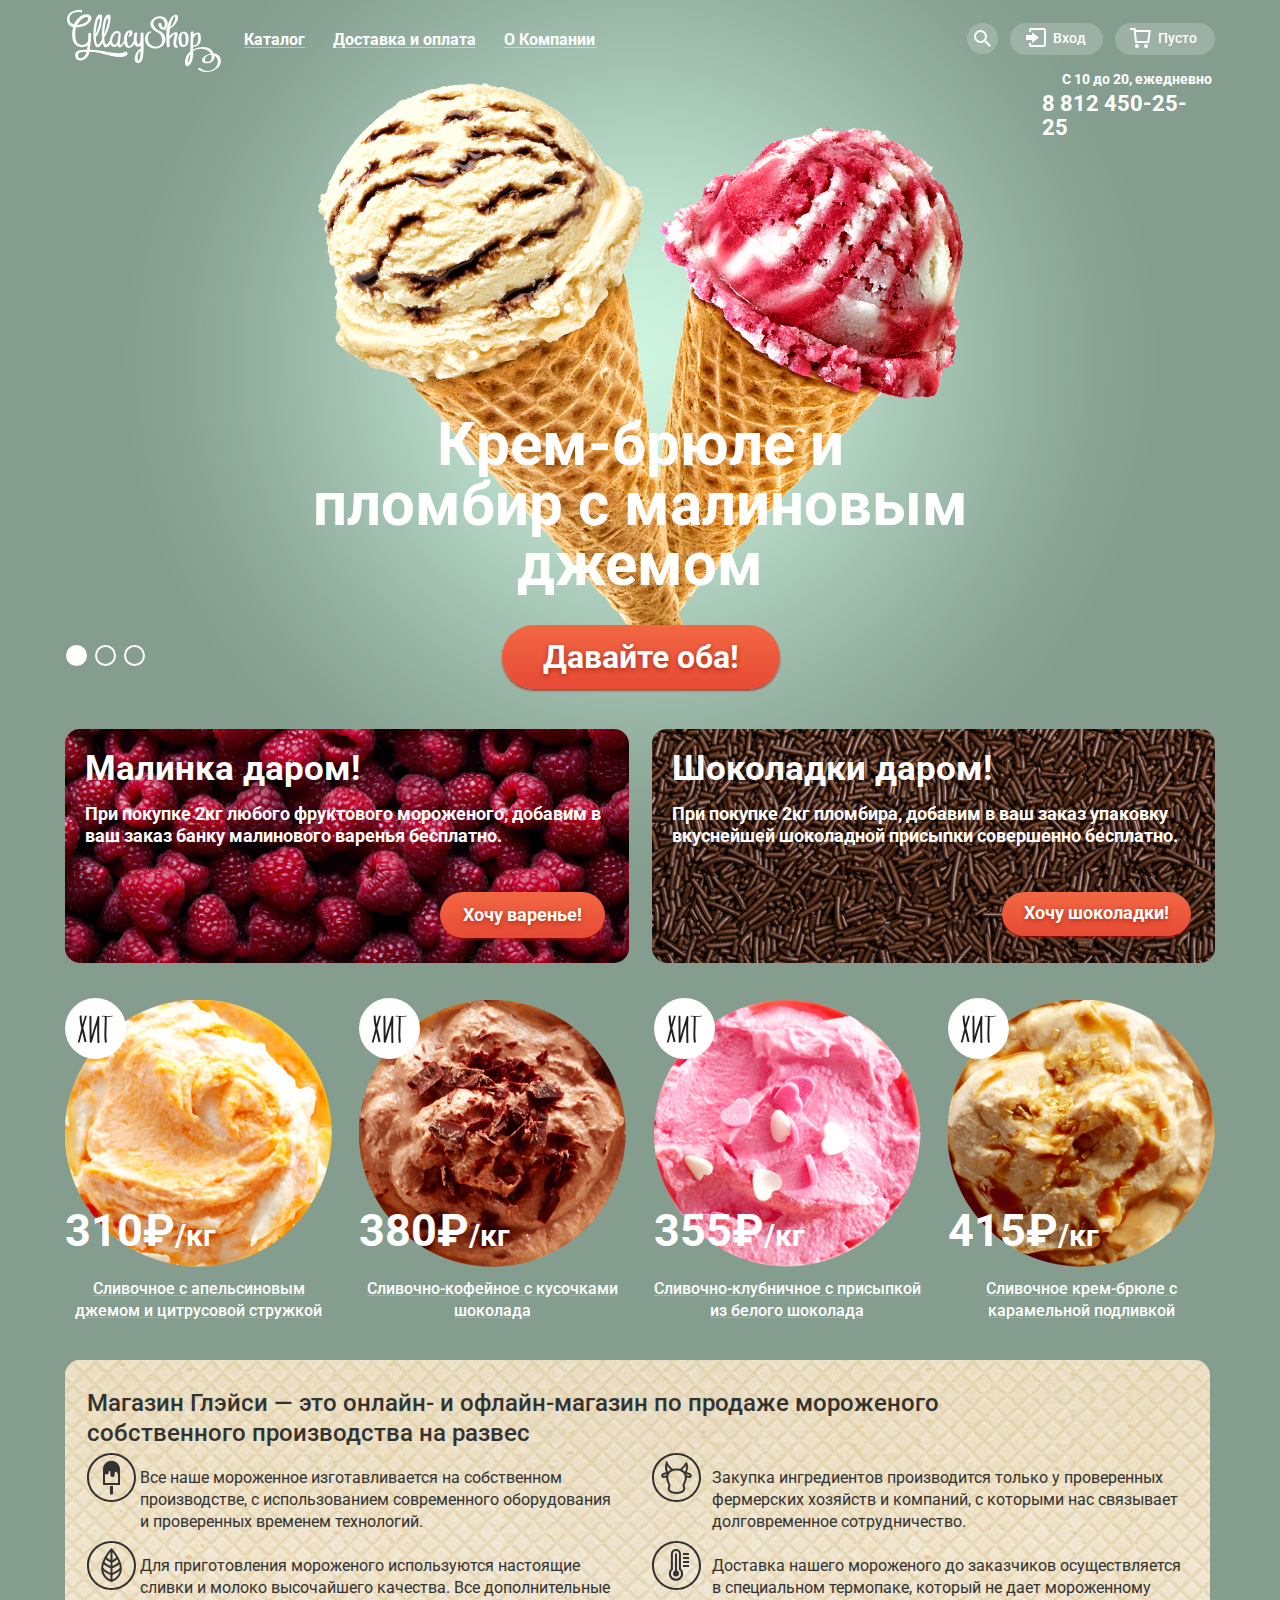
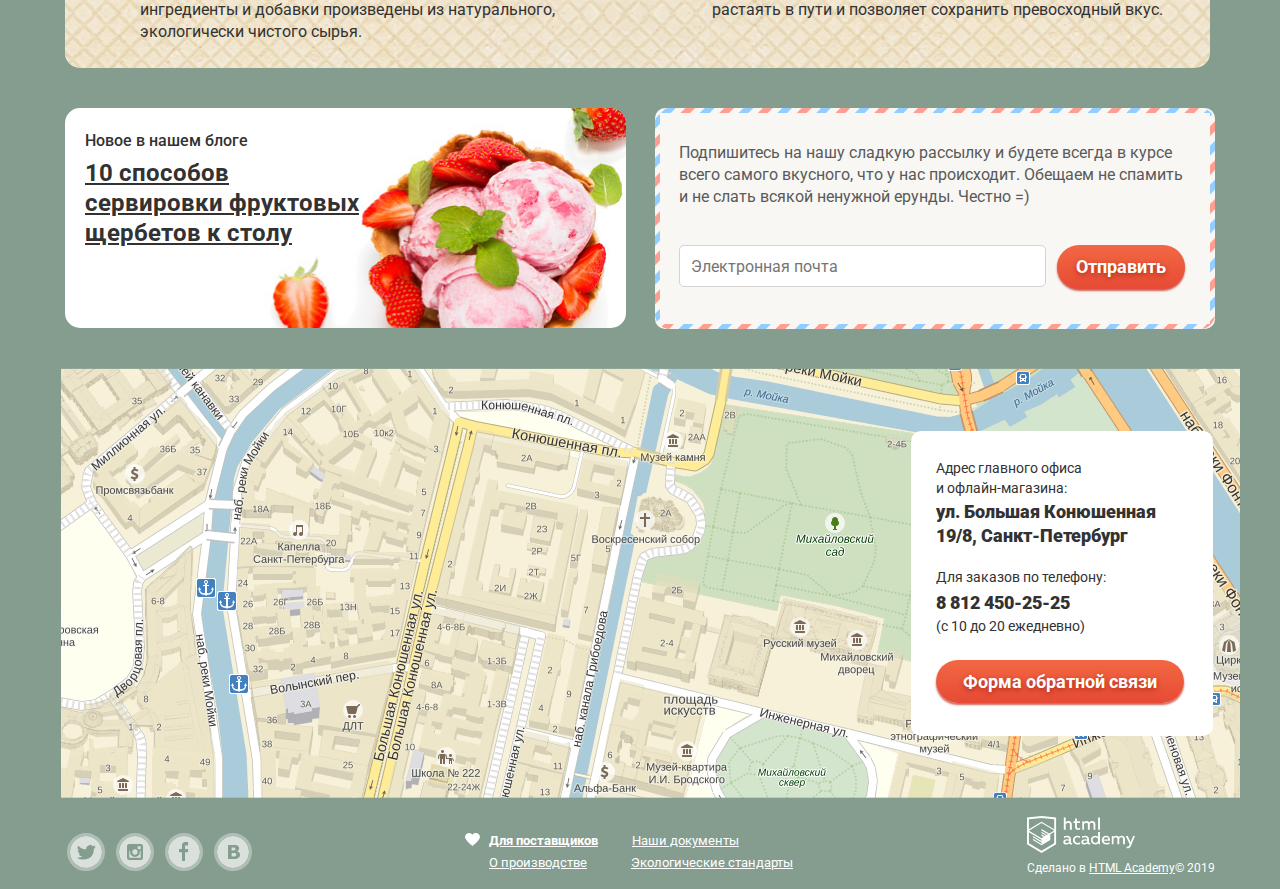
<file: index.html>
<!DOCTYPE html>
<html lang="ru">
  <head>
    <meta charset="utf-8">
    <title>Магазин мороженого Глейси</title>
    <link href="https://fonts.googleapis.com/css?family=Roboto:400,500,700&amp;subset=cyrillic" rel="stylesheet">
    <link href="css/normalize.css" rel="stylesheet">
    <link href="css/style.min.css" rel="stylesheet">
  </head>
  <body>
    <div class="site-wrapper">
      <header class="main-header">
        <nav class="main-navigation">
          <a class="main-header-logo">
          <img src="img/icons/logo.svg" width="154" height="64" alt="Глейси лого">
          </a>
          <ul class="site-navigation">
            <li class="catalog-header">
              <a class="site-navigation-element link-border" href="inner.html">Каталог</a>
              <div class="catalog-navigation-block">
                <ul class="catalog-menu">
                  <li>
                    <p>Новинки</p>
                  </li>
                  <li><a href="#">Сливочное</a></li>
                  <li><a href="#">Щербеты</a></li>
                  <li><a href="#">Фруктовый лед</a></li>
                  <li><a href="#">Мелорин</a></li>
                </ul>
              </div>
            </li>
            <li><a class="site-navigation-element link-border-delivery" href="#">Доставка и оплата</a></li>
            <li><a class="site-navigation-element link-border-company" href="#">О Компании</a></li>
          </ul>
          <ul class="user-navigation user-navigation-icons">
            <li class="search-item">
              <a class="search" href="#">
                <svg class="user-search" xmlns="http://www.w3.org/2000/svg" xmlns:xlink="http://www.w3.org/1999/xlink" width="17" height="17" viewBox="0 0 17 17">
                  <path fill="#fff" d="M16.958 15.527L11.75 10.32A6.455 6.455 0 0 0 13 6.5 6.5 6.5 0 1 0 6.5 13a6.465 6.465 0 0 0 3.839-1.263l5.205 5.204 1.414-1.414zM6.5 11C4.019 11 2 8.981 2 6.5S4.019 2 6.5 2 11 4.019 11 6.5 8.981 11 6.5 11z"/>
                </svg>
              </a>
              <div class="search-field-block">
                <ul class="search-field">
                  <li>
                    <h2 class="visually-hidden">Поиск</h2>
                    <form name="search-form" method="post" action="https://echo.htmlacademy.ru">
                      <input type="search" name="search-text" placeholder="Что ищем?" aria-label="Поиск по сайту">
                    </form>
                  </li>
                </ul>
              </div>
            </li>
            <li class="user-login">
              <a class="enter" href="#">
                <svg class="user-enter" xmlns="http://www.w3.org/2000/svg" xmlns:xlink="http://www.w3.org/1999/xlink" width="21" height="19" viewBox="0 0 21 19">
                  <g fill="#FFF">
                    <path d="M6 14.875L12.917 9.5 6 4.125v2.917H-.042v4.917H6z"/>
                    <path d="M18 0H5C3.9 0 3 .9 3 2v2h2V2h13v15H5v-2H3v2c0 1.1.9 2 2 2h13c1.1 0 2-.9 2-2V2c0-1.1-.9-2-2-2z"/>
                  </g>
                </svg>
                Вход
              </a>
              <div class="user-login-block">
                <form class="login-form" action="https://echo.htmlacademy.ru" method="post">
                  <p class="login-form-item">
                    <label class="visually-hidden" for="login-form-email">Электронная почта</label>
                    <input type="email" name="user-email" id="login-form-email" placeholder="Электронная почта">
                  </p>
                  <p class="login-form-item">
                    <label class="visually-hidden" for="login-form-password">Пароль</label>
                    <input type="password" name="user-password" id="login-form-password" placeholder="Пароль">
                  </p>
                  <div class="form-enter">
                    <button class="button-orange button-enter" type="submit">Войти</button>
                    <div class="login-links">
                      <a class="login-link restore" href="#">Забыли пароль?</a>
                      <a class="login-link new-register" href="#">Новая регистрация</a>
                    </div>
                  </div>
                </form>
              </div>
            </li>
            <li>
              <a class="cart" href="#">
                <svg class="user-cart" xmlns="http://www.w3.org/2000/svg" width="21" height="20" viewBox="0 0 21 20">
                  <g fill="#FFF">
                    <path d="M5.657 2.031L5.422 0H0v2h3.64l1.5 13h13.988l1.699-12.969H5.657zM17.372 13H6.922L5.888 4.031h12.66L17.372 13z"/>
                    <circle cx="6.984" cy="18" r="2"/>
                    <circle cx="15.984" cy="18" r="2"/>
                  </g>
                </svg>
                Пусто
              </a>
            </li>
          </ul>
        </nav>
        <section class="work-info contact-info">
          <h3 class="visually-hidden">Информация по работе магазина</h3>
          <span class="schedule">С 10 до 20, ежедневно</span>
          <a class="phone" href="#">8 812 450-25-25</a>
        </section>
      </header>
      <main class="container">
        <h1 class="visually-hidden">Glaccy Shop - Когда хочется вкуснее!</h1>
        <h2 class="visually-hidden">Выбери свое мороженное</h2>
        <section class="slider wrapper">
          <h3 class="slider-heading">Крем-брюле и пломбир с малиновым джемом</h3>
          <div class="all-buttons-slider">
            <div class="buttons-slider">
              <button class="button-slider button-slider-first active"></button>
              <button class="button-slider button-slider-second"></button>
              <button class="button-slider button-slider-third"></button>
            </div>
            <a class="button button-orange button-add-both" href="#">Давайте оба!</a>
          </div>
        </section>
        <div class="special-offers wrapper">
          <section class="special special-raspberry">
            <h4 class="special-title">Малинка даром!</h4>
            <p class="special-text">При покупке 2кг любого фруктового мороженого, добавим в ваш заказ банку малинового варенья бесплатно.</p>
            <a class="button button-orange special-button" href="#">Хочу варенье!</a>
          </section>
          <section class="special special-chocolate">
            <h4 class="special-title">Шоколадки даром!</h4>
            <p class="special-text">При покупке 2кг пломбира, добавим в ваш заказ упаковку вкуснейшей шоколадной присыпки совершенно бесплатно.</p>
            <a class="button button-orange special-button special-button-chocolate" href="#">Хочу шоколадки!</a>
          </section>
        </div>
        <section class="wrapper">
          <h3 class="visually-hidden">Список мороженого</h3>
          <div class="catalog-best">
            <ul class="catalog-list-best">
              <li class="catalog-item-best">
                <img src="img/orange-ice-cream.png" width="267" height="267" alt="Сливочное с апельсиновым джемом и цитрусовой стружкой">
                <h4>
                  <a class="catalog-category-best" href="#">Сливочное с апельсиновым джемом и цитрусовой стружкой</a>
                </h4>
                <span class="catalog-item-price-best">310₽<span class="catalog-item-weight">/кг</span></span>
                <a class="button-catalog-best button-orange" href="#">Быстрый просмотр</a>
              </li>
              <li class="catalog-item-best">
                <img src="img/choco-ice-cream.png" width="267" height="267" alt="Сливочно-кофейное с кусочками шоколада">
                <h4>
                  <a class="catalog-category-best" href="#">Сливочно-кофейное с кусочками шоколада</a>
                </h4>
                <span class="catalog-item-price-best">380₽<span class="catalog-item-weight">/кг</span></span>
                <a class="button-catalog-best button-orange" href="#">Быстрый просмотр</a>
              </li>
              <li class="catalog-item-best">
                <img src="img/strawberry-ice-cream.png" width="267" height="267" alt="Сливочно-клубничное с присыпкой из белого шоколада">
                <h4>
                  <a class="catalog-category-best" href="#">Сливочно-клубничное с присыпкой из белого шоколада</a>
                </h4>
                <span class="catalog-item-price-best">355₽<span class="catalog-item-weight">/кг</span></span>
                <a class="button-catalog-best button-orange" href="#">Быстрый просмотр</a>
              </li>
              <li class="catalog-item-best">
                <img src="img/caramel-ice-cream.png" width="267" height="267" alt="Сливочное крем-брюле с карамельной подливкой">
                <h4>
                  <a class="catalog-category-best" href="#">Сливочное крем-брюле с карамельной подливкой</a>
                </h4>
                <span class="catalog-item-price-best">415₽<span class="catalog-item-weight">/кг</span></span>
                <a class="button-catalog-best button-orange" href="#">Быстрый просмотр</a>
              </li>
            </ul>
          </div>
        </section>
        <section class="info">
          <h3 class="info-header">Магазин Глэйси — это онлайн- и офлайн-магазин по продаже мороженого собственного производства на развес</h3>
          <section class="about">
            <h3 class="visually-hidden">О нашем мороженом</h3>
            <p class="about-ice-cream">Все наше мороженное изготавливается на собственном производстве, с использованием современного оборудования и проверенных временем технологий.</p>
            <p class="about-cow">Закупка ингредиентов производится только у проверенных фермерских хозяйств и компаний, с которыми нас связывает долговременное сотрудничество.</p>
            <p class="about-leaf">Для приготовления мороженого используются настоящие сливки и молоко высочайшего качества. Все дополнительные ингредиенты и добавки произведены из натурального, экологически чистого сырья.</p>
            <p class="about-thermometer">Доставка нашего мороженого до заказчиков осуществляется в специальном термопаке, который не дает мороженному растаять в пути и позволяет сохранить превосходный вкус.</p>
          </section>
        </section>
        <div class="blog-newsletter wrapper">
          <article class="blog">
            <div class="blog-info">
              <h3>Новое в нашем блоге</h3>
              <a href="#">
                <h4>10 способов сервировки фруктовых щербетов к столу</h4>
              </a>
            </div>
          </article>
          <article class="newsletter">
            <h3 class="visually-hidden">Рассылка</h3>
            <div class="newsletter-info">
              <p class="newsletter-text">Подпишитесь на нашу сладкую рассылку и будете всегда в курсе всего самого вкусного, что у нас происходит. Обещаем не спамить и не слать всякой ненужной ерунды. Честно =) </p>
              <input class="enter-email" type="text" placeholder="Электронная почта">
              <button class="button button-orange button-newsletter" type ="submit">Отправить</button>
            </div>
          </article>
        </div>
        <article class="map">
          <h3 class="visually-hidden">Карта</h3>
          <iframe class="map-interactive" src="https://www.google.com/maps/embed?pb=!1m18!1m12!1m3!1d1998.6037872533238!2d30.320858715944507!3d59.938716481876206!2m3!1f0!2f0!3f0!3m2!1i1024!2i768!4f13.1!3m3!1m2!1s0x4696310fca145cc1%3A0x42b32648d8238007!2z0JHQvtC70YzRiNCw0Y8g0JrQvtC90Y7RiNC10L3QvdCw0Y8g0YPQuy4sIDE5LzgsINCh0LDQvdC60YIt0J_QtdGC0LXRgNCx0YPRgNCzLCAxOTExODY!5e0!3m2!1sru!2sru!4v1550948474508" allowfullscreen></iframe>
          <div class="map-content">
            <p class="map-address"> Адрес главного офиса и офлайн-магазина:</p>
            <address><b>ул. Большая Конюшенная 19/8, Санкт-Петербург</b></address>
            <p class="map-phone">Для заказов по телефону:</p>
            <a class="map-number"><b>8 812 450-25-25</b></a>
            <p class="map-schedule">(c 10 до 20 ежедневно)</p>
            <a class="button button-orange button-connect" href="feedback.html">Форма обратной связи</a>
            <section class="modal">
              <form class="feedback-form feedback-form-open animation-open" action="https://echo.htmlacademy.ru" method="post">
                <h2 class="form-heading">Мы обязательно вам ответим!</h2>
                <button class="modal-close" aria-label="Закрыть форму">
                <span class="visually-hidden">Закрыть форму</span>
                </button>
                <p class="feedback-form-item">
                  <label class="visually-hidden" for="feedback-form-name">Имя пользователя</label>
                  <input class="feedback-form-name" type="text" name="user-name" id="feedback-form-name" placeholder="Как вас зовут?">
                </p>
                <p class="feedback-form-item">
                  <label class="visually-hidden" for="feedback-form-email">Почта</label>
                  <input class="feedback-form-email" type="email" name="user-email-feedback" id="feedback-form-email" placeholder="Ваша почта для ответа?">
                </p>
                <p class="feedback-form-item">
                  <label class="visually-hidden" for="feedback-form-review">Текст отзыва</label>
                  <textarea class="feedback-form-review" name="user-review" id="feedback-form-review" rows="8" placeholder="Напишите что-нибудь..."></textarea>
                </p>
                <div class="button-send-item">
                  <button class="button button-orange button-send" type="submit">Отправить</button>
                </div>
              </form>
            </section>
          </div>
        </article>
        <footer class="main-footer">
          <ul class="social-list">
            <li>
              <a class="social-button" href="#">
                <svg class="social-icons twitter-icon" xmlns="http://www.w3.org/2000/svg" width="32" height="32" viewBox="0 0 32 32">
                  <path fill="#FFF" d="M16 0C7.164 0 0 7.164 0 16c0 8.837 7.164 16 16 16 8.837 0 16-7.163 16-16 0-8.836-7.163-16-16-16zm7.944 12.809c-.251 6.516-3.463 10.832-10.992 10.702h-.486c-.447 0-4.543-.443-5.344-1.823 2.479.19 4.247-.406 5.12-1.136-1.048-.289-2.923-.461-3.251-2.848.384.104.618.221 1.299.113-1.307-.824-2.758-1.519-2.679-3.643.311.317 1.164.518 1.46.457-.768-.233-2.149-3.244-.974-4.781 1.984 1.79 4.075 3.482 7.804 3.643.227-2.214 1.24-3.699 3.168-4.325 1.84-.479 3.255.26 3.901 1.138.737-.224 1.453-.466 2.193-.685-.004.833-.569 1.463-.935 1.709.747.165 1.423-.475 1.423-.475-.184.963-1.094 1.725-1.707 1.954z" aria-label="Глэйси в Твиттере"/>
                </svg>
              </a>
            </li>
            <li>
              <a class="social-button" href="#">
                <svg class="social-icons insta-icon" xmlns="http://www.w3.org/2000/svg" width="32" height="32" viewBox="0 0 32 32">
                  <g fill="#FFF">
                    <path d="M20.916 16a4.938 4.938 0 1 1-9.877 0c0-.394.051-.773.138-1.14h-.897v6.838h11.396V14.86h-.897c.086.367.137.746.137 1.14z"/>
                    <path d="M15.978 18.659c1.466 0 2.659-1.193 2.659-2.659s-1.193-2.659-2.659-2.659c-1.466 0-2.659 1.193-2.659 2.659s1.192 2.659 2.659 2.659zM18.637 10.302h3.039v3.039h-3.039z"/>
                    <path d="M16 0C7.164 0 0 7.164 0 16c0 8.837 7.164 16 16 16 8.837 0 16-7.163 16-16 0-8.836-7.163-16-16-16zm7.955 21.698a2.285 2.285 0 0 1-2.279 2.279H10.279A2.285 2.285 0 0 1 8 21.698V10.302a2.286 2.286 0 0 1 2.279-2.279h11.396a2.286 2.286 0 0 1 2.279 2.279v11.396z" aria-label="Глэйси в Инстаграме"/>
                  </g>
                </svg>
              </a>
            </li>
            <li>
              <a class="social-button" href="#">
                <svg class="social-icons fb-icon" xmlns="http://www.w3.org/2000/svg" width="32" height="32" viewBox="0 0 32 32">
                  <path fill="#FFF" d="M16 0C7.164 0 0 7.163 0 16s7.164 16 16 16c8.837 0 16-7.164 16-16S24.837 0 16 0zm4.062 9.455h-3.021v3.444h3.021v3.445h-3.021v8.61H14.02v-8.61H11v-3.445h3.021V9.455c0-1.902 1.353-3.445 3.021-3.445h3.021v3.445z" aria-label="Глэйси в Фейсбуке"/>
                </svg>
              </a>
            </li>
            <li>
              <a class="social-button" href="#">
                <svg class="social-icons vk-icon" xmlns="http://www.w3.org/2000/svg" width="32" height="32" viewBox="0 0 32 32">
                  <g fill="#FFF">
                    <path d="M16.637 14.495c.402-.019.719-.082.951-.188.326-.145.54-.33.641-.559.101-.229.15-.496.15-.797 0-.232-.058-.465-.174-.697-.116-.232-.322-.405-.617-.517-.264-.1-.592-.155-.984-.165a76.242 76.242 0 0 0-1.652-.014h-.339v2.965h.565c.571 0 1.057-.009 1.459-.028zM18.118 17.084c-.282-.081-.672-.125-1.166-.132a127.97 127.97 0 0 0-1.55-.009h-.79v3.493h.264c1.014 0 1.74-.003 2.18-.009a3.2 3.2 0 0 0 1.212-.245c.377-.157.633-.364.774-.625s.214-.562.214-.9c0-.446-.088-.788-.261-1.03-.17-.241-.464-.423-.877-.543z"/>
                    <path d="M16 0C7.164 0 0 7.164 0 16c0 8.837 7.164 16 16 16 8.837 0 16-7.163 16-16 0-8.836-7.163-16-16-16zm6.602 20.531a3.73 3.73 0 0 1-1.124 1.327c-.552.415-1.161.71-1.823.886s-1.501.264-2.519.264h-6.121V8.987h5.443c1.13 0 1.957.038 2.48.113a5.126 5.126 0 0 1 1.561.5c.533.27.929.632 1.189 1.087.26.455.392.975.392 1.558 0 .678-.179 1.278-.536 1.795-.358.518-.863.92-1.517 1.208v.075c.917.182 1.642.559 2.179 1.13.537.571.807 1.325.807 2.261 0 .678-.138 1.283-.411 1.817z" aria-label="Глэйси во Вконтакте"/>
                  </g>
                </svg>
              </a>
            </li>
          </ul>
          <div class="footer-documentation">
            <ul class="documentation-links">
              <li><a class="docs docs-suppliers" href="#">Для поставщиков</a></li>
              <li class="our-docs"><a class="docs" href="#">Наши документы</a></li>
              <li><a class="docs" href="#">О производстве</a></li>
              <li><a class="docs" href="#">Экологические стандарты</a></li>
            </ul>
          </div>
          <div class="footer-copyright">
            <a class="footer-button" href="https://htmlacademy.ru/intensive/htmlcss">
            <img src="img/icons/logo-htmlacademy-small.svg" width="108" height="39" alt ="HTML Academy">
            </a>
            <p>Сделано в <a class="website-link" href="https://htmlacademy.ru/intensive/htmlcss">HTML Academy</a>&copy; 2019</p>
          </div>
        </footer>
      </main>
    </div>
    <script src="js/script.min.js"></script>
  </body>
</html>
</file>
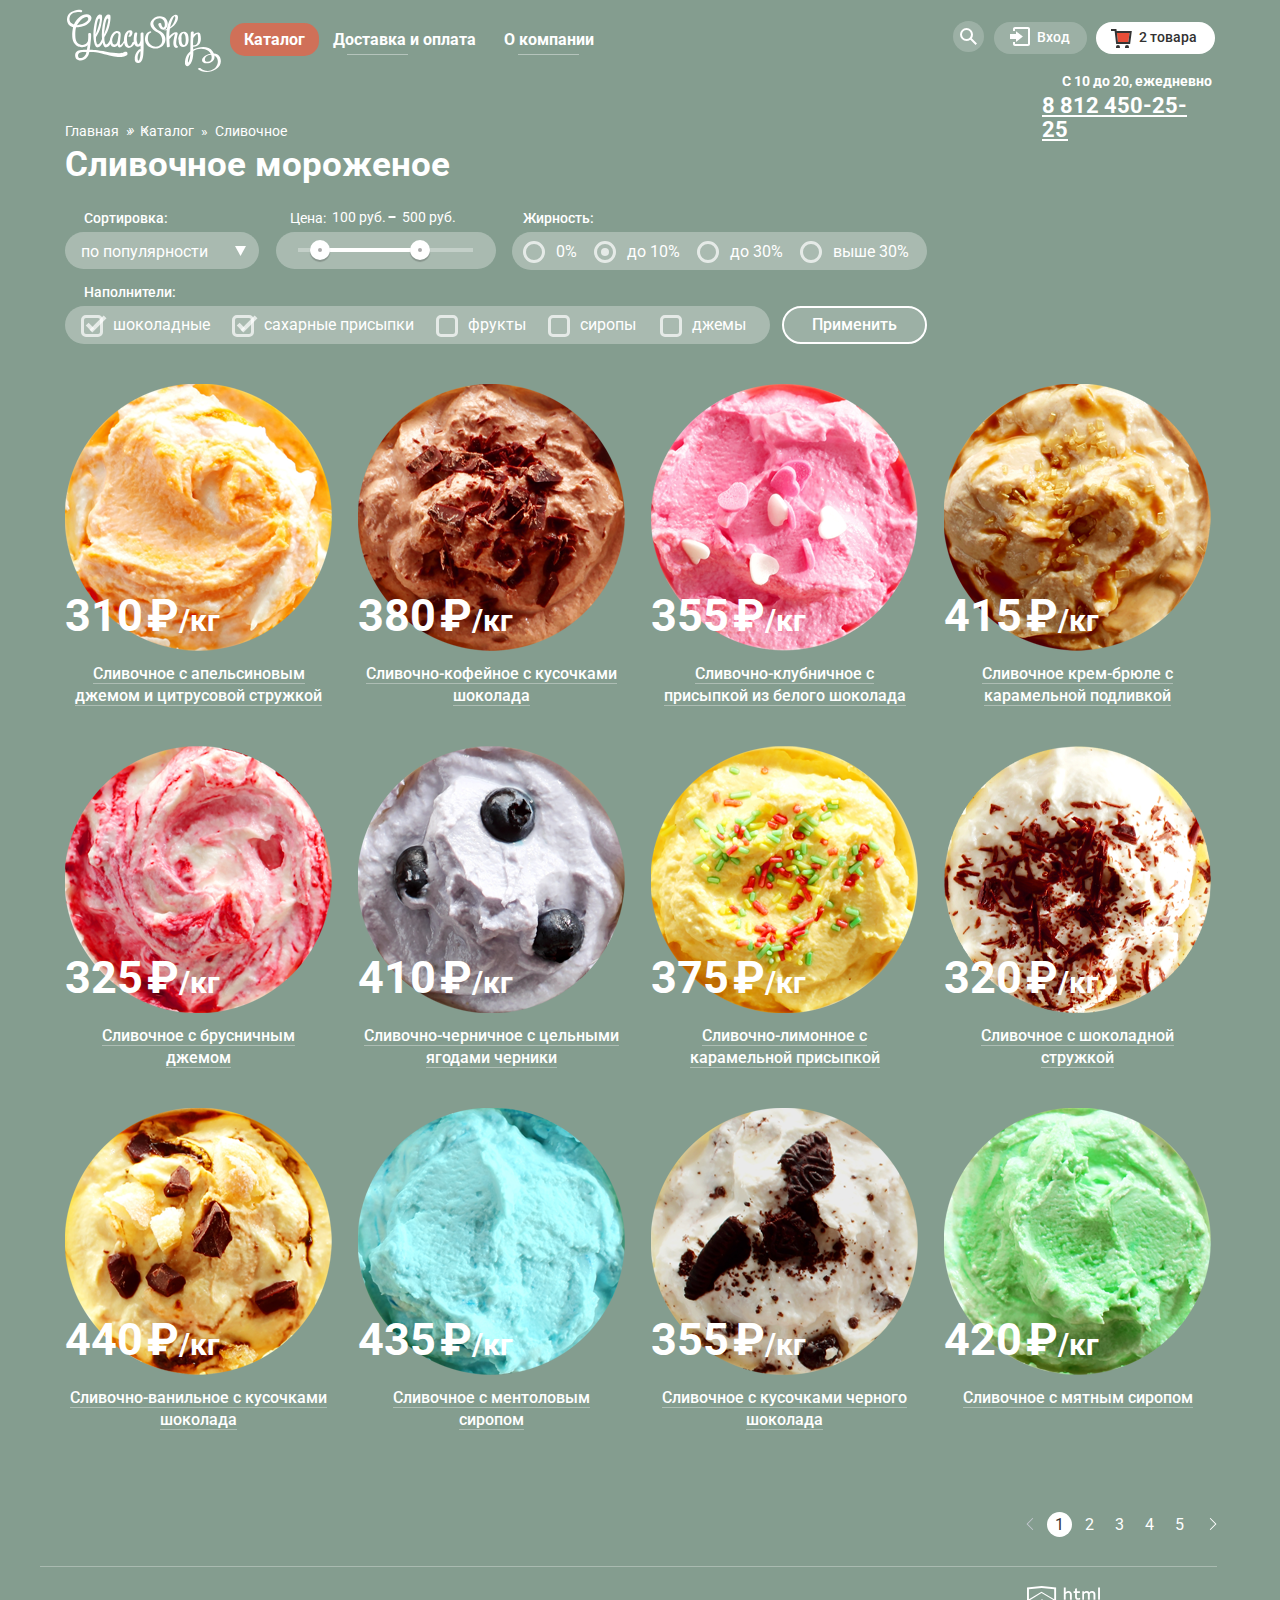
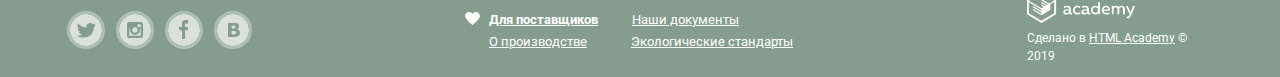
<file: inner.html>
<!DOCTYPE html>
<html lang="ru">
  <head>
    <meta charset="utf-8">
    <title>Каталог | Магазин мороженого Глейси</title>
    <link href="https://fonts.googleapis.com/css?family=Roboto:400,500,700&amp;subset=cyrillic" rel="stylesheet">
    <link href="css/normalize.css" rel="stylesheet">
    <link href="css/style.css" rel="stylesheet">
  </head>
  <body>
    <div class="inner-wrapper">
      <header class="main-header">
        <nav class="main-navigation">
          <a class="main-header-logo" href="index.html">
          <img src="img/icons/logo.svg" width="154" height="64" alt="Glacy logo">
          </a>
          <ul class="site-navigation">
            <li class="catalog-header">
              <a class="nav-catalog" href="inner.html">Каталог</a>
              <div class="catalog-navigation-block">
                <ul class="catalog-menu">
                  <li>
                    <p>Новинки</p>
                  </li>
                  <li><a class="active" href="#">Сливочное</a></li>
                  <li><a href="#">Щербеты</a></li>
                  <li><a href="#">Фруктовый лед</a></li>
                  <li><a href="#">Мелорин</a></li>
                </ul>
              </div>
            </li>
            <li><a href="#"><span class="link-border">Доставка и оплата</span></a></li>
            <li><a href="#"><span class="link-border">О компании</span></a></li>
          </ul>
          <ul class="user-navigation-inner user-navigation-icons-inner">
            <li class="search-item">
              <a class="search" href="#">
                <svg class="user-search" xmlns="http://www.w3.org/2000/svg" xmlns:xlink="http://www.w3.org/1999/xlink" width="17" height="17" viewBox="0 0 17 17">
                  <path fill="#fff" d="M16.958 15.527L11.75 10.32A6.455 6.455 0 0 0 13 6.5 6.5 6.5 0 1 0 6.5 13a6.465 6.465 0 0 0 3.839-1.263l5.205 5.204 1.414-1.414zM6.5 11C4.019 11 2 8.981 2 6.5S4.019 2 6.5 2 11 4.019 11 6.5 8.981 11 6.5 11z"/>
                </svg>
              </a>
              <div class="search-field-block">
                <ul class="search-field">
                  <li>
                    <h2 class="visually-hidden">Поиск</h2>
                    <form name="search-form" method="post" action="https://echo.htmlacademy.ru">
                      <input type="search" name="search-text" placeholder="Что ищем?" aria-label="Поиск по сайту">
                    </form>
                  </li>
                </ul>
              </div>
            </li>
            <li class="user-login">
              <a class="enter" href="#">
                <svg class="user-enter" xmlns="http://www.w3.org/2000/svg" xmlns:xlink="http://www.w3.org/1999/xlink" width="21" height="19" viewBox="0 0 21 19">
                  <g fill="#FFF">
                    <path d="M6 14.875L12.917 9.5 6 4.125v2.917H-.042v4.917H6z"/>
                    <path d="M18 0H5C3.9 0 3 .9 3 2v2h2V2h13v15H5v-2H3v2c0 1.1.9 2 2 2h13c1.1 0 2-.9 2-2V2c0-1.1-.9-2-2-2z"/>
                  </g>
                </svg>
                Вход
              </a>
              <div class="user-login-block">
                <form class="login-form" action="https://echo.htmlacademy.ru" method="post">
                  <p class="login-form-item">
                    <label class="visually-hidden" for="login-form-email">Электронная почта</label>
                    <input type="email" name="user-email" id="login-form-email" placeholder="Электронная почта">
                  </p>
                  <p class="login-form-item">
                    <label class="visually-hidden" for="login-form-password">Пароль</label>
                    <input type="password" name="user-password" id="login-form-password" placeholder="Пароль">
                  </p>
                  <div class="form-enter">
                    <button class="button-orange button-enter" type="submit">Войти</button>
                    <div class="login-links">
                      <a class="login-link restore" href="#">Забыли пароль?</a>
                      <a class="login-link new-register" href="#">Новая регистрация</a>
                    </div>
                  </div>
                </form>
              </div>
            </li>
            <li class="cart-order-inner">
              <a class="cart-inner" href="#">2 товара</a>
              <div class="cart-order-block">
                <form class="cart-form" action="https://echo.htmlacademy.ru" method="post">
                  <div class="cart-order">
                    <div class="cart-form-item first-cart-row">
                      <button class="order-close" type="button"><span class="visually-hidden">Закрыть</span></button>
                      <img src="img/cart-item-orange.png" width="33" height="33" alt="Пломбир с апельсиновым джемом">
                      <p class="cart-item-description">Пломбир с апельсиновым джемом</p>
                      <span class="order-size">1,5 кг &times; <span class="price-per-kg">200 руб.</span></span>
                      <span class="cart-item-price">300 руб.</span>
                    </div>
                    <div class="cart-form-item second-cart-row">
                      <button class="order-close" type="button"><span class="visually-hidden">Закрыть</span></button>
                      <img src="img/cart-item-strawberry.png" width="33" height="33" alt="Клубничный пломбир с присыпкой из белого шоколада">
                      <p class="cart-item-description">Клубничный пломбир с присыпкой из белого шоколада</p>
                      <span class="order-size">1,5 кг &times; <span class="price-per-kg">300 руб.</span></span>
                      <span class="cart-item-price">450 руб.</span>
                    </div>
                  </div>
                  <div class="total">
                    <p class="cart-form-total">Итого:750 руб.</p>
                    <button class="button button-orange button-order" type="submit">Оформить заказ</button>
                  </div>
                </form>
              </div>
            </li>
          </ul>
        </nav>
      </header>
      <main class="container">
        <div class="wrapper">
          <section class="contact-info-inner">
            <h3 class="visually-hidden">Информация по работе магазина</h3>
            <span class="schedule">С 10 до 20, ежедневно</span>
            <span class="phone-inner"><a href="#">8 812 450-25-25</a></span>
          </section>
          <ul class="breadcrumbs">
            <li><a href="index.html">Главная</a></li>
            <li>»</li>
            <li><a href="inner.html">Каталог</a></li>
            <li>»</li>
            <li><a class="breadcrumbs-current">Сливочное</a></li>
          </ul>
          <h1 class="page-title">Сливочное мороженое</h1>
          <section class="filter">
            <form name="filters" method="post" action="https://echo.htmlacademy.ru">
              <div class="first-row">
                <div class="sort-items">
                  <h2 class="filter-names">
                    <label for="sort-field">Сортировка:</label>
                  </h2>
                  <div class="filters-background">
                    <div class="sort-popular-block">
                      <select class="sort-field sort-menu" name="sort" id="sort-field">
                        <option value="sort-popular">по популярности</option>
                        <option value="sort-cheap">сначала недорогие</option>
                        <option value="sort-expensive">сначала дорогие</option>
                        <option value="sort-fat">по жирности</option>
                      </select>
                      <svg class="icon-down" xmlns="http://www.w3.org/2000/svg" width="11" height="10" viewBox="0 0 11 10">
                        <path fill="#ffffff" d="M5.5 10L0 0h11"></path>
                      </svg>
                    </div>
                  </div>
                </div>
                <div class="ranges">
                  <div class="price-controls">
                    <span class="range-label">Цена:</span>
                    <label class="min-price"><input type="text" name="min-price" value="100 руб."></label>
                    <label class="max-price"><input type="text" name="min-price" value="500 руб."></label>
                  </div>
                  <div class="filters-background">
                    <div class="range-controls">
                      <div class="scale">
                        <div class="bar"></div>
                      </div>
                      <div class="range-toggle range-toggle-min"></div>
                      <div class="range-toggle range-toggle-max"></div>
                    </div>
                  </div>
                </div>
                <div class="sort-fat">
                  <h2 class="filter-names filter-names-fat">Жирность:</h2>
                  <div class="filters-background-fat">
                    <ul class="filter-fat">
                      <li class="filter-fat-option">
                        <label class="filter-radio">
                        <input type="radio" name="fat" class="visually-hidden">
                        <span class="radio-indicator"></span>
                        <span>0%</span>
                        </label>
                      </li>
                      <li class="filter-fat-option">
                        <label class="filter-radio">
                        <input type="radio" name="fat" class="visually-hidden" checked>
                        <span class="radio-indicator"></span>
                        <span>до 10%</span>
                        </label>
                      </li>
                      <li class="filter-fat-option">
                        <label class="filter-radio">
                        <input type="radio" name="fat" class="visually-hidden" >
                        <span class="radio-indicator"></span>
                        <span>до 30%</span>
                        </label>
                      </li>
                      <li class="filter-fat-option">
                        <label class="filter-radio">
                        <input type="radio" name="fat" class="visually-hidden">
                        <span class="radio-indicator"></span>
                        <span>выше 30%</span>
                        </label>
                      </li>
                    </ul>
                  </div>
                </div>
              </div>
              <div class="second-row">
                <div class="sort-fillers">
                  <h2 class="filter-names">Наполнители:</h2>
                  <div class="filters-background">
                    <ul class="filter-fillers">
                      <li class="filter-fillers-option">
                        <label class="filter-checkbox">
                        <input type="checkbox" name="choco" class="visually-hidden" checked>
                        <span class="checkbox-indicator"></span>
                        <span>шоколадные</span>
                        </label>
                      </li>
                      <li class="filter-fillers-option">
                        <label class="filter-checkbox">
                        <input type="checkbox" name="sugar" class="visually-hidden" checked>
                        <span class="checkbox-indicator"></span>
                        <span>сахарные присыпки</span>
                        </label>
                      </li>
                      <li class="filter-fillers-option">
                        <label class="filter-checkbox">
                        <input type="checkbox" name="fruits" class="visually-hidden">
                        <span class="checkbox-indicator"></span>
                        <span>фрукты</span>
                        </label>
                      </li>
                      <li class="filter-fillers-option">
                        <label class="filter-checkbox">
                        <input type="checkbox" name="syrup" class="visually-hidden">
                        <span class="checkbox-indicator"></span>
                        <span>сиропы</span>
                        </label>
                      </li>
                      <li class="filter-fillers-option">
                        <label class="filter-checkbox">
                        <input type="checkbox" name="jam" class="visually-hidden">
                        <span class="checkbox-indicator"></span>
                        <span>джемы</span>
                        </label>
                      </li>
                    </ul>
                  </div>
                </div>
                <button class="button-filter">Применить</button>
              </div>
            </form>
          </section>
          <section class="catalog">
            <h2 class="visually-hidden">Список мороженого</h2>
            <ul class="catalog-list">
              <li class="catalog-item">
                <img src="img/orange-ice-cream.png" width="267" height="267" alt="Сливочное с апельсиновым джемом и цитрусовой стружкой">
                <span class="catalog-item-price">310<span class="currency">₽</span><span class="catalog-item-weight">/кг</span></span>
                <h3 class="ice-cream-text">
                  <a href="#">
                  <span class="catalog-category">Сливочное с апельсиновым джемом и цитрусовой стружкой</span>
                  </a>
                </h3>
                <button class="button-catalog button-orange">Быстрый просмотр</button>
              </li>
              <li class="catalog-item">
                <img src="img/choco-ice-cream.png" width="267" height="267" alt="Сливочно-кофейное с кусочками шоколада">
                <span class="catalog-item-price">380<span class="currency">₽</span><span class="catalog-item-weight">/кг</span></span>
                <h3 class="ice-cream-text">
                  <a href="#">
                  <span class="catalog-category">Сливочно-кофейное с кусочками шоколада</span>
                  </a>
                </h3>
                <button class="button-catalog button-orange">Быстрый просмотр</button>
              </li>
              <li class="catalog-item">
                <img src="img/strawberry-ice-cream.png" width="267" height="267" alt="Сливочно-клубничное с присыпкой из белого шоколада">
                <span class="catalog-item-price">355<span class="currency">₽</span><span class="catalog-item-weight">/кг</span></span>
                <h3 class="ice-cream-text">
                  <a href="#">
                  <span class="catalog-category">Сливочно-клубничное с присыпкой из белого шоколада</span>
                  </a>
                </h3>
                <button class="button-catalog button-orange">Быстрый просмотр</button>
              </li>
              <li class="catalog-item">
                <img src="img/caramel-ice-cream.png" width="267" height="267" alt="Сливочное крем-брюле с карамельной подливкой">
                <span class="catalog-item-price">415<span class="currency">₽</span><span class="catalog-item-weight">/кг</span></span>
                <h3 class="ice-cream-text">
                  <a href="#">
                  <span class="catalog-category">Сливочное крем-брюле с карамельной подливкой</span>
                  </a>
                </h3>
                <button class="button-catalog button-orange">Быстрый просмотр</button>
              </li>
              <li class="catalog-item">
                <img src="img/cranberry-ice-cream.png" width="267" height="267" alt="Сливочное с брусничным джемом">
                <span class="catalog-item-price">325<span class="currency">₽</span><span class="catalog-item-weight">/кг</span></span>
                <h3 class="ice-cream-text">
                  <a href="#">
                  <span class="catalog-category">Сливочное с брусничным джемом</span>
                  </a>
                </h3>
                <button class="button-catalog button-orange">Быстрый просмотр</button>
              </li>
              <li class="catalog-item">
                <img src="img/blueberry-ice-cream.png" width="267" height="267" alt="Сливочно-черничное с цельными ягодами черники">
                <span class="catalog-item-price">410<span class="currency">₽</span><span class="catalog-item-weight">/кг</span></span>
                <h3 class="ice-cream-text">
                  <a href="#">
                  <span class="catalog-category">Сливочно-черничное с цельными ягодами черники</span>
                  </a>
                </h3>
                <button class="button-catalog button-orange">Быстрый просмотр</button>
              </li>
              <li class="catalog-item">
                <img src="img/lemon-ice-cream.png" width="267" height="267" alt="Сливочно-лимонное с карамельной присыпкой">
                <span class="catalog-item-price">375<span class="currency">₽</span><span class="catalog-item-weight">/кг</span></span>
                <h3 class="ice-cream-text">
                  <a href="#">
                  <span class="catalog-category">Сливочно-лимонное с карамельной присыпкой</span>
                  </a>
                </h3>
                <button class="button-catalog button-orange">Быстрый просмотр</button>
              </li>
              <li class="catalog-item">
                <img src="img/creamy-ice-cream.png" width="267" height="267" alt="Сливочное с шоколадной стружкой">
                <span class="catalog-item-price">320<span class="currency">₽</span><span class="catalog-item-weight">/кг</span></span>
                <h3 class="ice-cream-text">
                  <a href="#">
                  <span class="catalog-category">Сливочное с шоколадной стружкой</span>
                  </a>
                </h3>
                <button class="button-catalog button-orange">Быстрый просмотр</button>
              </li>
              <li class="catalog-item">
                <img src="img/vanilla-ice-cream.png" width="267" height="267" alt="Сливочно-ванильное с кусочками шоколада ">
                <span class="catalog-item-price">440<span class="currency">₽</span><span class="catalog-item-weight">/кг</span></span>
                <h3 class="ice-cream-text">
                  <a href="#">
                  <span class="catalog-category">Сливочно-ванильное с кусочками шоколада</span>
                  </a>
                </h3>
                <button class="button-catalog button-orange">Быстрый просмотр</button>
              </li>
              <li class="catalog-item">
                <img src="img/mentol-ice-cream.png" width="267" height="267" alt="Сливочное с ментоловым сиропом">
                <span class="catalog-item-price">435<span class="currency">₽</span><span class="catalog-item-weight">/кг</span></span>
                <h3 class="ice-cream-text">
                  <a href="#">
                  <span class="catalog-category">Сливочное с ментоловым сиропом</span>
                  </a>
                </h3>
                <button class="button-catalog button-orange">Быстрый просмотр</button>
              </li>
              <li class="catalog-item">
                <img src="img/dark-choco-ice-cream.png" width="267" height="267" alt="Сливочное с кусочками шоколада">
                <span class="catalog-item-price">355<span class="currency">₽</span><span class="catalog-item-weight">/кг</span></span>
                <h3 class="ice-cream-text">
                  <a href="#">
                  <span class="catalog-category">Сливочное с кусочками черного шоколада</span>
                  </a>
                </h3>
                <button class="button-catalog button-orange">Быстрый просмотр</button>
              </li>
              <li class="catalog-item">
                <img src="img/mint-ice-cream.png" width="267" height="267" alt="Сливочное с мятным сиропом">
                <span class="catalog-item-price">420<span class="currency">₽</span><span class="catalog-item-weight">/кг</span></span>
                <h3 class="ice-cream-text">
                  <a href="#">
                  <span class="catalog-category">Сливочное с мятным сиропом</span>
                  </a>
                </h3>
                <button class="button-catalog button-orange">Быстрый просмотр</button>
              </li>
            </ul>
            <div class="pagination-list-block">
              <ul class="pagination-list">
                <li class="pagination-item">
                  <a class="prev_page disabled" href="#">
                    <svg xmlns="http://www.w3.org/2000/svg" width="8" height="12" viewBox="0 0 8 12">
                      <path fill="#C1C6CE" d="M7.237 5.642L1.729.133a.506.506 0 1 0-.716.716L6.163 6l-5.151 5.15a.507.507 0 0 0 .716.717l5.509-5.509a.504.504 0 0 0 0-.716z"/>
                    </svg>
                  </a>
                </li>
                <li class="pagination-item active-page">
                  <a href="#">1</a>
                </li>
                <li class="pagination-item">
                  <a href="#">2</a>
                </li>
                <li class="pagination-item">
                  <a href="#">3</a>
                </li>
                <li class="pagination-item">
                  <a href="#">4</a>
                </li>
                <li class="pagination-item">
                  <a href="#">5</a>
                </li>
                <li class="pagination-item">
                  <a class="next_page" href="#">
                    <svg xmlns="http://www.w3.org/2000/svg" width="8" height="12" viewBox="0 0 8 12">
                      <path fill="#fff" d="M7.237 5.642L1.729.133a.506.506 0 1 0-.716.716L6.163 6l-5.151 5.15a.507.507 0 0 0 .716.717l5.509-5.509a.504.504 0 0 0 0-.716z"/>
                    </svg>
                  </a>
                </li>
              </ul>
            </div>
          </section>
        </div>
      </main>
      <footer class="main-footer footer-inner">
        <ul class="social-list">
          <li>
            <a class="social-button" href="#">
              <svg class="social-icons twitter-icon" xmlns="http://www.w3.org/2000/svg" width="32" height="32" viewBox="0 0 32 32">
                <path fill="#FFF" d="M16 0C7.164 0 0 7.164 0 16c0 8.837 7.164 16 16 16 8.837 0 16-7.163 16-16 0-8.836-7.163-16-16-16zm7.944 12.809c-.251 6.516-3.463 10.832-10.992 10.702h-.486c-.447 0-4.543-.443-5.344-1.823 2.479.19 4.247-.406 5.12-1.136-1.048-.289-2.923-.461-3.251-2.848.384.104.618.221 1.299.113-1.307-.824-2.758-1.519-2.679-3.643.311.317 1.164.518 1.46.457-.768-.233-2.149-3.244-.974-4.781 1.984 1.79 4.075 3.482 7.804 3.643.227-2.214 1.24-3.699 3.168-4.325 1.84-.479 3.255.26 3.901 1.138.737-.224 1.453-.466 2.193-.685-.004.833-.569 1.463-.935 1.709.747.165 1.423-.475 1.423-.475-.184.963-1.094 1.725-1.707 1.954z" aria-label="Глэйси во Твиттере"/>
              </svg>
            </a>
          </li>
          <li>
            <a class="social-button" href="#">
              <svg class="social-icons insta-icon" xmlns="http://www.w3.org/2000/svg" width="32" height="32" viewBox="0 0 32 32">
                <g fill="#FFF">
                  <path d="M20.916 16a4.938 4.938 0 1 1-9.877 0c0-.394.051-.773.138-1.14h-.897v6.838h11.396V14.86h-.897c.086.367.137.746.137 1.14z"/>
                  <path d="M15.978 18.659c1.466 0 2.659-1.193 2.659-2.659s-1.193-2.659-2.659-2.659c-1.466 0-2.659 1.193-2.659 2.659s1.192 2.659 2.659 2.659zM18.637 10.302h3.039v3.039h-3.039z"/>
                  <path d="M16 0C7.164 0 0 7.164 0 16c0 8.837 7.164 16 16 16 8.837 0 16-7.163 16-16 0-8.836-7.163-16-16-16zm7.955 21.698a2.285 2.285 0 0 1-2.279 2.279H10.279A2.285 2.285 0 0 1 8 21.698V10.302a2.286 2.286 0 0 1 2.279-2.279h11.396a2.286 2.286 0 0 1 2.279 2.279v11.396z" aria-label="Глэйси во Инстаграме"/>
                </g>
              </svg>
            </a>
          </li>
          <li>
            <a class="social-button" href="#">
              <svg class="social-icons fb-icon" xmlns="http://www.w3.org/2000/svg" width="32" height="32" viewBox="0 0 32 32">
                <path fill="#FFF" d="M16 0C7.164 0 0 7.163 0 16s7.164 16 16 16c8.837 0 16-7.164 16-16S24.837 0 16 0zm4.062 9.455h-3.021v3.444h3.021v3.445h-3.021v8.61H14.02v-8.61H11v-3.445h3.021V9.455c0-1.902 1.353-3.445 3.021-3.445h3.021v3.445z" aria-label="Глэйси в Фейсбуке"/>
              </svg>
            </a>
          </li>
          <li>
            <a class="social-button" href="#">
              <svg class="social-icons vk-icon" xmlns="http://www.w3.org/2000/svg" width="32" height="32" viewBox="0 0 32 32">
                <g fill="#FFF">
                  <path d="M16.637 14.495c.402-.019.719-.082.951-.188.326-.145.54-.33.641-.559.101-.229.15-.496.15-.797 0-.232-.058-.465-.174-.697-.116-.232-.322-.405-.617-.517-.264-.1-.592-.155-.984-.165a76.242 76.242 0 0 0-1.652-.014h-.339v2.965h.565c.571 0 1.057-.009 1.459-.028zM18.118 17.084c-.282-.081-.672-.125-1.166-.132a127.97 127.97 0 0 0-1.55-.009h-.79v3.493h.264c1.014 0 1.74-.003 2.18-.009a3.2 3.2 0 0 0 1.212-.245c.377-.157.633-.364.774-.625s.214-.562.214-.9c0-.446-.088-.788-.261-1.03-.17-.241-.464-.423-.877-.543z"/>
                  <path d="M16 0C7.164 0 0 7.164 0 16c0 8.837 7.164 16 16 16 8.837 0 16-7.163 16-16 0-8.836-7.163-16-16-16zm6.602 20.531a3.73 3.73 0 0 1-1.124 1.327c-.552.415-1.161.71-1.823.886s-1.501.264-2.519.264h-6.121V8.987h5.443c1.13 0 1.957.038 2.48.113a5.126 5.126 0 0 1 1.561.5c.533.27.929.632 1.189 1.087.26.455.392.975.392 1.558 0 .678-.179 1.278-.536 1.795-.358.518-.863.92-1.517 1.208v.075c.917.182 1.642.559 2.179 1.13.537.571.807 1.325.807 2.261 0 .678-.138 1.283-.411 1.817z" aria-label="Глэйси во Вконтакте"/>
                </g>
              </svg>
            </a>
          </li>
        </ul>
        <div class="footer-documentation">
          <ul class="documentation-links">
            <li><a class="docs docs-suppliers" href="#">Для поставщиков</a></li>
            <li class="our-docs"><a class="docs" href="#">Наши документы</a></li>
            <li><a class="docs" href="#">О производстве</a></li>
            <li><a class="docs" href="#">Экологические стандарты</a></li>
          </ul>
        </div>
        <div class="footer-copyright">
          <a class="footer-button" href="https://htmlacademy.ru/profession/frontender">
          <img src="img/icons/logo-htmlacademy-small.svg" width="108" height="39" alt ="HTML Academy">
          </a>
          <p>Сделано в <a class="website-link" href="#">HTML Academy</a> &copy; 2019</p>
        </div>
      </footer>
    </div>
  </body>
</html>
</file>
<file: css/style.css>
body{
  margin: 0;
  padding: 0;

  font-family: Roboto, Arial, sans-serif;
  font-size: 16px;
  line-height: 22px;
  font-weight: 400;
  color: #323232;

  background-color: #849d8f;
  background-position: top center;
  background-repeat: no-repeat;
}
.visually-hidden{
  position: absolute;

  width: 1px;
  height: 1px;
  margin: -1px;
  border: 0;
  padding: 0;

  white-space: nowrap;

  -webkit-clip-path: inset(100%);

          clip-path: inset(100%);
  clip: rect(0 0 0 0);
  overflow: hidden;
}
a{
  color: #ffffff;
}
a:hover{
  color: #ffbc9e;
}
img{
  max-width: 100%;
  height: auto;
}
.site-wrapper{
  width: 1200px;
  margin: 0 auto;

  background-image: url("../img/slider-background.png");
  background-repeat: no-repeat;
  background-position: 50% 0%;
}
.inner-wrapper{
  width: 1200px;
  margin: 0 auto;
}
.button{
  font: inherit;
  text-align: center;
  color: #ffffff;
  vertical-align: middle;

  border: none;
  border-radius: 20px;
}
.button-orange{
  -webkit-box-shadow: 0px 2px 2px 0 rgba(172, 16, 0, 0.64);
          box-shadow: 0px 2px 2px 0 rgba(172, 16, 0, 0.64);
  background-image: -webkit-gradient(linear, left bottom, left top, from(#e74a35), to(#f26843));
  background-image: -webkit-linear-gradient(bottom, #e74a35, #f26843);
  background-image: -o-linear-gradient(bottom, #e74a35, #f26843);
  background-image: linear-gradient(to top, #e74a35, #f26843);
  text-align: center;
  color: #fff;
  vertical-align: top;
  text-decoration: none;
  text-shadow: 0 2px 5px rgba(160,32,11,.76);

  border-radius: 30px;
  border: 0;
}
.button-orange:hover{
  color: #ffffff;
  
  -webkit-box-shadow: 0px 2px 2px 0 #ac1000;
          box-shadow: 0px 2px 2px 0 #ac1000;
  background-image: -webkit-gradient(linear, left top, left bottom, from(rgba(255, 255, 255, 0.2)), to(rgba(255, 255, 255, 0.2))), -webkit-gradient(linear, left bottom, left top, from(#e74a35), to(#f26843));
  background-image: -webkit-linear-gradient(top, rgba(255, 255, 255, 0.2), rgba(255, 255, 255, 0.2)), -webkit-linear-gradient(bottom, #e74a35, #f26843);
  background-image: -o-linear-gradient(top, rgba(255, 255, 255, 0.2), rgba(255, 255, 255, 0.2)), -o-linear-gradient(bottom, #e74a35, #f26843);
  background-image: linear-gradient(to bottom, rgba(255, 255, 255, 0.2), rgba(255, 255, 255, 0.2)), linear-gradient(to top, #e74a35, #f26843);
}
.button-orange:active{
  -webkit-box-shadow: inset 0px 2px 2px 0 #942718;
          box-shadow: inset 0px 2px 2px 0 #942718;
  background-image: -webkit-gradient(linear, left top, left bottom, from(rgba(0, 0, 0, 0.07)), to(rgba(0, 0, 0, 0.07))), -webkit-gradient(linear, left top, left bottom, from(#e74a35), to(#f26843));
  background-image: -webkit-linear-gradient(top, rgba(0, 0, 0, 0.07), rgba(0, 0, 0, 0.07)), -webkit-linear-gradient(top, #e74a35, #f26843);
  background-image: -o-linear-gradient(top, rgba(0, 0, 0, 0.07), rgba(0, 0, 0, 0.07)), -o-linear-gradient(top, #e74a35, #f26843);
  background-image: linear-gradient(to bottom, rgba(0, 0, 0, 0.07), rgba(0, 0, 0, 0.07)), linear-gradient(to bottom, #e74a35, #f26843);
}
.site-navigation a{
  padding: 7px 14px;

  text-decoration: none;
}
.link-border,
.link-border-delivery,
.link-border-company{
  position: relative;
}
.link-border:after{
  content: "";

  position: absolute;
  top: 24px;
  left: 14px;

  width: 61px;
  height: 1px;

  background-color: rgba(255,255,255,.4);
}
.link-border-delivery:after{
  content: "";

  position: absolute;
  top: 24px;
  left: 14px;

  width: 142px;
  height: 1px;

  background-color: rgba(255,255,255,.4);
}
.link-border-company:after{
  content: "";

  position: absolute;
  top: 24px;
  left: 14px;

  width: 93px;
  height: 1px;

  background-color: rgba(255,255,255,.4);
}
.nav-catalog{
  background-color: #d07058;
  border-radius: 15px;
}
.nav-catalog .nav-label{
  border: none;
}
.main-header{
  width: 1150px;
  padding: 7px 25px 0px 25px;
}
.wrapper{
  width: 1150px;
  padding: 0px 25px 10px 25px;
}
.main-navigation{
  display: -webkit-box;
  display: -ms-flexbox;
  display: flex;
  -webkit-box-orient: horizontal;
  -webkit-box-direction: normal;
      -ms-flex-direction: row;
          flex-direction: row;
}
.main-header-logo{
  width: 155px;
  height: 65px;
  padding-top: 2px;
  padding-left: 2px;
}
.site-navigation,
.user-navigation{
  margin: 0;
  padding: 0;

  list-style: none;
}
.user-navigation a,
.phone,
.phone-inner{
  text-decoration: none;
}
.site-navigation{
  display: -webkit-box;
  display: -ms-flexbox;
  display: flex;
  -ms-flex-wrap: wrap;
      flex-wrap: wrap;
  -webkit-box-orient: horizontal;
  -webkit-box-direction: normal;
      -ms-flex-direction: row;
          flex-direction: row;
  width: 380px;
  margin-left: 8px;

  line-height: 18px;
  font-weight: 700;
  color: #ffffff;
}
.site-navigation li{
  padding-top: 24px;
}
.catalog-menu li{
  padding-top: 0px;
}
.site-navigation li:nth-child(3n){
  padding-right: none;
}
.search-item{
  position: relative;
}
.search-field-block{
  position: absolute;
  right: 0;
  padding-top: 5px;
  display: none;
  z-index: 2;
}
.search-field{
  margin: 0;
  padding: 0;
  padding: 20px 15px;

  border-radius: 5px;
  -webkit-box-shadow: 0px 20px 20px 0 rgba(0, 0, 0, 0.4);
          box-shadow: 0px 20px 20px 0 rgba(0, 0, 0, 0.4);
  list-style: none;
  background-color: #f8f7f4;
}
.search-field input{
  width: 300px;
  padding: 9px;

  border: 1px solid #d3d3d3;
  border-radius: 5px;
  font: inherit;
  background-color: #ffffff;
  color: #323232;
}
.search-field input:hover{
  border: 1px solid #9A9A9A;
}
.search-item:hover .search-field-block{
  display: block;
}
.user-login-block{
  position: absolute;
  right: 0;
  padding-top: 15px;
  display: none;
  z-index: 2;
}
.login-form{
  padding: 20px 17px 22px 19px;

  background-color: #f8f7f4;
  border-radius: 5px;
  -webkit-box-shadow: 0px 20px 20px 0 rgba(0, 0, 0, 0.4);
          box-shadow: 0px 20px 20px 0 rgba(0, 0, 0, 0.4);
  z-index: 1;
}
.login-form input{
  width: 241px;
  height: 44px;

  font: inherit;
  padding-left: 15px;
  border: 1px solid #B2B2B2;
  border-radius: 5px;
}
.login-form input:hover{
  border: 1px solid #9A9A9A;
}
.login-form label{
  color: #999999;
}
.button-enter{
  padding: 15px 25px;
  font-size: 18px;
  line-height: 24px;
  -ms-flex-item-align: center;
      -ms-grid-row-align: center;
      align-self: center;
}
.form-enter{
  display: -webkit-box;
  display: -ms-flexbox;
  display: flex;
  -webkit-box-orient: horizontal;
  -webkit-box-direction: normal;
      -ms-flex-direction: row;
          flex-direction: row;
  -webkit-box-pack: justify;
      -ms-flex-pack: justify;
          justify-content: space-between;
}
.login-links{
  display: -webkit-box;
  display: -ms-flexbox;
  display: flex;
  -webkit-box-orient: vertical;
  -webkit-box-direction: normal;
      -ms-flex-direction: column;
          flex-direction: column;
  -ms-flex-wrap: wrap;
      flex-wrap: wrap;
  -ms-flex-pack: distribute;
      justify-content: space-around;
  text-decoration: underline;

}
.login-links a{
  color: #323232;
  font-size: 13px;
  line-height: 24px;
  font-weight: 400;
}
.login-links .login-link:hover{
  color: #e84d37;
}
.login-links .login-link:focus{
  color: #e84d37;
}
.modal{
  top: -1695px;
  margin-left: -550px;
  width: 425px;
  padding: 25px;
  position: absolute;
  display: none;

  border-radius: 15px;
  color: #323232;
  background-color: #f8f7f4;
}
.modal-error{
  -webkit-animation: shake 0.6s;
          animation: shake 0.6s;
}
@-webkit-keyframes shake{
  0%,
  100%{
    -webkit-transform: translateX(0);
            transform: translateX(0);
  }
  10%,
  30%,
  50%,
  70%,
  90%{
    -webkit-transform: translateX(-10px);
            transform: translateX(-10px);
  }
  20%,
  40%,
  60%,
  80%{
    -webkit-transform: translateX(10px);
            transform: translateX(10px);
  }
}
@keyframes shake{
  0%,
  100%{
    -webkit-transform: translateX(0);
            transform: translateX(0);
  }
  10%,
  30%,
  50%,
  70%,
  90%{
    -webkit-transform: translateX(-10px);
            transform: translateX(-10px);
  }
  20%,
  40%,
  60%,
  80%{
    -webkit-transform: translateX(10px);
            transform: translateX(10px);
  }
}
.modal-close{
  position: absolute;
  top: 5px;
  right: 10px;
  width: 22px;
  height: 22px;

  font-size: 0;
  background-color: transparent;
  border: 0;

  cursor: pointer;
}
.modal-close::before,
.modal-close::after{
  content: "";

  position: absolute;
  top: 10px;
  left: 2px;

  width: 19px;
  height: 3px;

  background-color: #323232;
}
.modal-close::before{
  -webkit-transform: rotate(45deg);
      -ms-transform: rotate(45deg);
          transform: rotate(45deg);
}
.modal-close::after{
  -webkit-transform: rotate(-45deg);
      -ms-transform: rotate(-45deg);
          transform: rotate(-45deg);
}
.feedback-form h2{
  margin: 0px;
  padding-bottom: 24px;

}
.feedback-form .feedback-form-name,
.feedback-form .feedback-form-email{
  padding-top: 16px;
  padding-bottom: 12px;
  padding-left: 15px;
  width: 60%;
  margin-bottom: 20px;

  font: inherit;
  border: 1px solid #B2B2B2;
  border-radius: 5px;
}
.feedback-form-review{
  width: 100%;
  padding-top: 13px;
  padding-left: 15px;
  -webkit-box-sizing: border-box;
          box-sizing: border-box;
  margin-bottom: 25px;

  border: 1px solid #B2B2B2;
  border-radius: 5px;
}
.feedback-form input:hover,
.feedback-form .feedback-form-review:hover{
  border: 1px solid #9A9A9A;
}
.button-send-item{
  display: -webkit-box;
  display: -ms-flexbox;
  display: flex;
  -webkit-box-pack: end;
      -ms-flex-pack: end;
          justify-content: flex-end;
}
.button-send{
  padding: 14px 24px;
}
.feedback-form-open{
  display: block;
}
.animation-open{
  -webkit-animation: bounce 0.6s;
          animation: bounce 0.6s;
}
@-webkit-keyframes bounce{
  0%{
    -webkit-transform: translateY(-2000px);
            transform: translateY(-2000px);
  }
  70%{
    -webkit-transform: translateY(30px);
            transform: translateY(30px);
  }
  90%{
    -webkit-transform: translateY(-10px);
            transform: translateY(-10px);
  }
  100%{
    -webkit-transform: translateY(0);
            transform: translateY(0);
  }
}
@keyframes bounce{
  0%{
    -webkit-transform: translateY(-2000px);
            transform: translateY(-2000px);
  }
  70%{
    -webkit-transform: translateY(30px);
            transform: translateY(30px);
  }
  90%{
    -webkit-transform: translateY(-10px);
            transform: translateY(-10px);
  }
  100%{
    -webkit-transform: translateY(0);
            transform: translateY(0);
  }
}
.cart-order-block{
  position: absolute;
  display: none;
  right: 0;
  padding-top: 15px;
  z-index: 2;
}
.cart-form{
  width: 540px;
  padding: 20px 14px 21px 16px;
  background-color: rgb(248, 247, 244);

  border-radius: 5px;
  -webkit-box-shadow: 0px 20px 20px 0 rgba(0, 0, 0, 0.4);
          box-shadow: 0px 20px 20px 0 rgba(0, 0, 0, 0.4);
  z-index: 1;
}
.cart-order img{
  padding-right: 14px;
  padding-left: 26px;
}
.card-order{
  display: -webkit-box;
  display: -ms-flexbox;
  display: flex;
  -webkit-box-orient: horizontal;
  -webkit-box-direction: normal;
      -ms-flex-direction: row;
          flex-direction: row;
  -ms-flex-wrap: wrap;
      flex-wrap: wrap;
}
.cart-order-inner span{
 color: #323232;
}
.order-size{
  padding-right: 29px;

  font-weight: 400;
}
.cart-order-inner .price-per-kg{
  color: #999999;
  font-weight: 400;
}
.cart-order .cart-item-description{
  position: relative;
  width: 225px;
  padding-right: 32px;

  font-weight: 400;
}
.cart-item-price{
  font-weight: 400;
}
.order-close{
  position: absolute;
  
  width: 22px;
  height: 22px;

  font-size: 0;

  background-color: transparent;
  border: 0;

  cursor: pointer;
}
.order-close::before,
.order-close::after{
  content: "";

  position: absolute;
  top: 10px;
  left: 2px;

  width: 15px;
  height: 2px;

  background-color: #323232;
}
.order-close::before{
  -webkit-transform: rotate(45deg);
      -ms-transform: rotate(45deg);
          transform: rotate(45deg);
}
.order-close::after{
  -webkit-transform: rotate(-45deg);
      -ms-transform: rotate(-45deg);
          transform: rotate(-45deg);
}
.first-cart-row{
  padding-bottom: 40px;
}
.second-cart-row{
  padding-bottom: 18px;
  border-bottom: 1px solid #cacac7;
}
.second-cart-row img{
  margin-top: -20px;
}
.cart-form-item{
  display: -webkit-box;
  display: -ms-flexbox;
  display: flex;
  -webkit-box-pack: justify;
      -ms-flex-pack: justify;
          justify-content: space-between;
  -webkit-box-align: center;
      -ms-flex-align: center;
          align-items: center;
}
.cart-order-inner{
  position: relative;
}
.cart-order-inner p{
  margin: 0;
  padding: 0;

  color: #323232;
  font-size: 13px;
  line-height: 16px;
}
.cart-order-inner:hover .cart-order-block{
  display: block;
}
.cart-form-total{
  font-size: 15px;
  line-height: 18px;
}
.button-order{
  font-size: 18px;
  line-height: 24px;
  color: #fefefe;
  padding: 13px 15px;
}
.total{
  display: -webkit-box;
  display: -ms-flexbox;
  display: flex;
  -webkit-box-orient: vertical;
  -webkit-box-direction: normal;
      -ms-flex-direction: column;
          flex-direction: column;
  -webkit-box-align: end;
      -ms-flex-align: end;
          align-items: flex-end;
  padding-top: 16px;
}
.total .cart-form-total{
  padding-bottom: 14px;
}
.user-navigation{
  display: -webkit-box;
  display: -ms-flexbox;
  display: flex;
  -ms-flex-wrap: wrap;
      flex-wrap: wrap;
  -webkit-box-orient: horizontal;
  -webkit-box-direction: normal;
      -ms-flex-direction: row;
          flex-direction: row;
  -webkit-box-pack: justify;
      -ms-flex-pack: justify;
          justify-content: space-between;
  -webkit-box-align: center;
      -ms-flex-align: center;
          align-items: center;
  width: 248px;
  margin-top: -3px;
  margin-left: auto;

  font-size: 14px;
  line-height: 16px;
  font-weight: 500;
  color: #ffffff;
}
.user-navigation a:hover,
.user-navigation-inner a:hover{
  background-color: #f7f6f3;
  color: #333;
}
.user-navigation-inner{
  display: -webkit-box;
  display: -ms-flexbox;
  display: flex;
  -ms-flex-wrap: wrap;
      flex-wrap: wrap;
  -webkit-box-orient: horizontal;
  -webkit-box-direction: normal;
      -ms-flex-direction: row;
          flex-direction: row;
  -webkit-box-pack: justify;
      -ms-flex-pack: justify;
          justify-content: space-between;
  -webkit-box-align: center;
      -ms-flex-align: center;
          align-items: center;
  width: 262px;
  margin-left: auto;

  font-size: 14px;
  line-height: 16px;
  font-weight: 500;
  color: #ffffff;
  list-style: none;
}
.user-navigation-inner a{
  text-decoration: none;
}
.user-navigation-icons{
  display: -webkit-box;
  display: -ms-flexbox;
  display: flex;
  -webkit-box-orient: horizontal;
  -webkit-box-direction: normal;
      -ms-flex-direction: row;
          flex-direction: row;
  -webkit-box-align: center;
      -ms-flex-align: center;
          align-items: center;
  -webkit-box-pack: justify;
      -ms-flex-pack: justify;
          justify-content: space-between;
  width: 248px;
  margin-top: 15px;
  margin-bottom: 20px;
}
.user-navigation-icons-inner{
  display: -webkit-box;
  display: -ms-flexbox;
  display: flex;
  -webkit-box-orient: horizontal;
  -webkit-box-direction: normal;
      -ms-flex-direction: row;
          flex-direction: row;
  -webkit-box-align: center;
      -ms-flex-align: center;
          align-items: center;
  -webkit-box-pack: justify;
      -ms-flex-pack: justify;
          justify-content: space-between;
  width: 262px;
  margin-bottom: 24px;
}
.search{
  display: block;
  padding: 7px;

  background-color: rgba(255,255,255,0.2);
  border-radius: 50%;
}
.user-search{
  display: block;
}
.search:hover path{
  fill: #323232;
}
.enter{
  position: relative;
  padding: 7px 17px 9px 43px;

  font-size: 14px;
  line-height: 16px;

  background-color: rgba(255,255,255,0.2);
  border-radius: 20px;
}
.user-enter{
  position: absolute;
  top: 5px;
  left: 16px;
}
.enter:hover path{
  fill: #323232;
}
.user-login{
  position: relative;
}
.user-login:hover .user-login-block{
  display: block;
}
.cart{
  position: relative;
  padding: 7px 18px 9px 43px;

  
  font-size: 14px;
  line-height: 16px;

  border-radius: 20px;
  background-color: rgba(255,255,255,0.2);
}
.user-cart{
  position: absolute;
  top: 5px;
  left: 15px;
}
.cart:hover path,
.cart:hover circle{
  fill: #323232;
}
.cart-inner{
  position: relative;
  padding: 7px 18px 9px 43px;

  
  font-size: 14px;
  line-height: 16px;
  border-radius: 20px;
  background-color: #fff;
  color: #323232;
}
.cart-inner::before{
  content: "";

  position: absolute;
  top: 7px;
  left: 15px;

  width: 21px;
  height: 19px;

  background-image: url("../img/icons/cart-red.svg");
  background-repeat: no-repeat;
}
.work-info{
  display: -webkit-box;
  display: -ms-flexbox;
  display: flex;
  -ms-flex-wrap: wrap;
      flex-wrap: wrap;
  -webkit-box-pack: end;
      -ms-flex-pack: end;
          justify-content: flex-end;
  width: 170px;
  margin-left: auto;
  margin-right: 3px;
  margin-top: -3px;
}
.contact-info{
  padding: 0px;
}
.contact-info-inner{
  display: -webkit-box;
  display: -ms-flexbox;
  display: flex;
  -ms-flex-wrap: wrap;
      flex-wrap: wrap;
  -webkit-box-pack: end;
      -ms-flex-pack: end;
          justify-content: flex-end;
  width: 170px;
  margin-left: auto;
  margin-right: 3px;
  margin-top: -3px;
  padding: 0px;
}
.schedule{
  margin-top: 0px;
  margin-bottom: 5px;

  font-size: 14px;
  line-height: 16px;
  font-weight: 700;
  color: #ffffff;
  text-align: left;
}
.phone{
  font-size: 22px;
  line-height: 24px;
  font-weight: 700;
  color: #ffffff;
}
.phone-inner{
  margin-top: 0px;

  font-size: 22px;
  line-height: 24px;
  font-weight: 700;
  color: #ffffff;
}
.user-navigation a:hover{
  color: #323232;
}
.site-navigation .site-navigation-element:hover{
  width: 87px;
  height: 32px;

  color: #323232;

  background: #f7f6f3;
  border-radius: 20px;
}
.catalog-header{
  position: relative;
}
.catalog-header:hover .catalog-navigation-block{
  display: block;
}
.catalog-navigation-block{
  position: absolute;
  display: none;
  padding-top: 10px;
  z-index: 2;
}
.catalog-menu{
  min-width: 143px;
  margin: 0;
  padding: 0;

  -webkit-box-shadow: 0px 20px 20px 0 rgba(0, 0, 0, 0.4);

          box-shadow: 0px 20px 20px 0 rgba(0, 0, 0, 0.4);
  list-style: none;

  border-radius: 5px;
  background-color: #f8f7f4;
}

.catalog-menu p{
  display: block;
  margin: 0;
  padding: 10px 0px 12px 19px;

  font-size: 14px;
  line-height: 16px;
  font-weight: bold;
  color: #323232;

  border-bottom: 1px solid #d1d0ce;
}
.catalog-menu a{
  display: block;
  padding: 9px 0px 6px 19px;

  font-size: 14px;
  line-height: 16px;
  font-weight: normal;
  color: #323232;

  border: none;
}
.catalog-menu .active{
  color: #ffffff;

  background-color: rgb(208, 112, 88);
}
.catalog-menu a:hover,
.catalog-menu a:focus{
  background-color: rgba(208, 112, 88, 0.2);
}
.catalog-menu a:active{
  background-color: rgba(208, 112, 88, 0.5);
}
.catalog-menu li:last-child{
  margin-bottom: 8px;
}
.phone a:hover,
.phone-inner a:hover{
  color: #ffbc9e;

  background: none;
}
.slider{
  width: 1150px;
  margin-bottom: 30px;
  padding-top: 275px;
}
.slider-heading{
  width: 670px;
  margin: 0 auto;
  margin-bottom: 30px;

  font-size: 60px;
  line-height: 60px;
  font-weight: 700;
  color: #ffffff;
  text-align: center;
}
.all-buttons-slider{
  display: -webkit-box;
  display: -ms-flexbox;
  display: flex;
  -webkit-box-orient: horizontal;
  -webkit-box-direction: normal;
      -ms-flex-direction: row;
          flex-direction: row;
  -webkit-box-pack: justify;
      -ms-flex-pack: justify;
          justify-content: space-between;
  width: 715px;
}
.button-add-both{
  padding: 10px 41px 10px 41px;

  font-size: 32px;
  line-height: 44px;
  font-weight: 700;
  color: #ffffff;
  text-align: center;

  border-radius: 40px;
}
.buttons-slider{
  -ms-flex-item-align: center;
      -ms-grid-row-align: center;
      align-self: center;
  padding-left: 1px;
}
.button-slider{
  width: 21px;
  height: 21px;
  margin-right: 4px;

  border:2px solid #ffffff;
  border-radius: 50%;
  background: none;
}
.active{
  background: #ffffff;
}
.special-offers{
  display: -webkit-box;
  display: -ms-flexbox;
  display: flex;
  -webkit-box-orient: horizontal;
  -webkit-box-direction: normal;
      -ms-flex-direction: row;
          flex-direction: row;
  -webkit-box-pack: justify;
      -ms-flex-pack: justify;
          justify-content: space-between;
  margin-bottom: 32px;
}
.special{
  display: -webkit-box;
  display: -ms-flexbox;
  display: flex;
  -webkit-box-orient: vertical;
  -webkit-box-direction: normal;
      -ms-flex-direction: column;
          flex-direction: column;
  -webkit-box-align: start;
      -ms-flex-align: start;
          align-items: flex-start;
  width: 560px;
  padding: 19px 20px 25px 20px;

  border-radius: 15px;
}
.special h4{
  margin: 0px;
  padding-bottom: 14px;
}
.special p{
  margin: 0px;
  padding-bottom: 45px;
}
.special-raspberry{
  background-color: rgb(99,1,25);
  background-image: url("../img/special-rasp-background.png");
  background-repeat: no-repeat;
  background-size: cover;
}
.special-chocolate{
  margin-left: 23px;

  background-color: rgb(55,29,16);
  background-image: url("../img/special-choco-background.png");
  background-repeat: no-repeat;
  background-size: cover;
}
.special-title{
  font-size: 35px;
  line-height: 41px;
  font-weight: 700;
  color: #ffffff;
  text-align: left;
}
.special-text{
  font-size: 18px;
  line-height: 22px;
  font-weight: 700;
  color: #ffffff;
  text-align: left;
}
.special-button{
  -ms-flex-item-align: end;
      align-self: flex-end;
  padding: 11px 0px 11px 0px;
  margin-right: 4px;
  width: 165px;

  font-size: 18px;
  line-height: 24px;
  font-weight: 700;
  color: #ffffff;
  text-align: center;
}
.special-button-chocolate{
  width: 189px;
  padding: 9px 0px 11px 0px;
}
.info{
  width: 1145px;

  margin-bottom: 40px;
  margin-left: 25px;
  margin-top: -75px;

  background-color: rgb(236,222,195);
  background-image: url("../img/info-background.jpg");
  background-repeat: no-repeat;
  background-size: cover;
  border-radius: 15px;
}
.info-header{
  padding: 28px 110px 19px 22px;
  margin: 0px;

  font-size: 24px;
  line-height: 30px;
  font-weight: 500;
  color: #323232;
  text-align: left;
}
.about{
  display: -webkit-box;
  display: -ms-flexbox;
  display: flex;
  -webkit-box-orient: horizontal;
  -webkit-box-direction: normal;
      -ms-flex-direction: row;
          flex-direction: row;
  -ms-flex-wrap: wrap;
      flex-wrap: wrap;
  -webkit-box-pack: justify;
      -ms-flex-pack: justify;
          justify-content: space-between;

  font-size: 16px;
  line-height: 22px;
  font-weight: 400;
  color: #323232;
  text-align: left;
}
.about p{
  width: 476px;
  margin: 0px;
}
.about-ice-cream{
  position: relative;
  padding-bottom: 22px;
  padding-left: 75px;
}
.about-ice-cream::before{
  content: "";

  position: absolute;
  top: -14px;
  left: 22px;

  width: 49px;
  height:49px;

  background-image: url("../img/icons/ice-cream.svg");
  background-repeat: no-repeat;
}
.about-leaf{
  position: relative;
  padding-bottom: 25px;
  padding-left: 75px;
}
.about-leaf::before{
  content: "";

  position: absolute;
  top: -14px;
  left: 22px;

  width: 49px;
  height: 49px;

  background-image: url("../img/icons/leaf.svg");
  background-repeat: no-repeat;
}
.about-cow{
  position: relative;
  padding-right: 22px;
}
.about-cow::before{
  content: "";

  position: absolute;
  top: -14px;
  left: -60px;

  width: 49px;
  height: 49px;

  background-image: url("../img/icons/cow.svg");
  background-repeat: no-repeat;
}
.about-thermometer{
  position: relative;
  padding-right: 22px;
}
.about-thermometer::before{
  content: "";

  position: absolute;
  top: -14px;
  left: -60px;

  width: 49px;
  height: 49px;

  background-image: url("../img/icons/thermometer.svg");
  background-repeat: no-repeat;
}
.blog-newsletter{
  display: -webkit-box;
  display: -ms-flexbox;
  display: flex;
  -webkit-box-orient: horizontal;
  -webkit-box-direction: normal;
      -ms-flex-direction: row;
          flex-direction: row;
  -webkit-box-pack: justify;
      -ms-flex-pack: justify;
          justify-content: space-between;
  margin-bottom: 29px;
  
}
.blog{
  width: 561px;
}
.blog-info{
  padding: 22px 255px 80px 20px;

  background-color: #ffffff;
  background-image: url("../img/strawberry-background.jpg");
  background-repeat: no-repeat;
  background-position: center;
  background-size: cover;
  border-radius: 15px;
}
.blog h3{
  margin: 0px;
  padding-bottom: 6px;

  font-size: 16px;
  line-height: 22px;
  font-weight: 500;
  color: #323232;
  text-align: left;
}
.blog a{
  font-size: 24px;
  line-height: 30px;
  font-weight: 700;
  color: #323232;
  text-align: left;
}
.blog a:hover{
  color: #e84d37;
}
.blog h4{
  margin: 0px;
}
.newsletter{
  width: 560px;
}
.newsletter-info{
  -webkit-box-sizing: border-box;
          box-sizing: border-box;
  padding: 29px 19px;

  border: 5px solid #323232;
  background-color: #f8f7f4;
  -webkit-border-image: url("../img/post-background.png") 5 round round;
       -o-border-image: url("../img/post-background.png") 5 round round;
          border-image: url("../img/post-background.png") 5 round round;
  border-radius: 10px;
}
.newsletter-text{
  width: 506px;
  margin: 0px;
  padding: 0px 0px 37px 0px;

  font-size: 16px;
  line-height: 22px;
  font-weight: 400;
  color: #5a5a5a;
  text-align: left;
}
.enter-email{
  width: 352px;
  height: 38px;
  padding-left: 11px;
  margin-bottom: 8px;

  border-radius: 5px;
  border: 1px solid #d3d3d2;
}
.enter-email:hover{
  border: 1px solid #9A9A9A;
}
.button-newsletter{
  margin-left: 7px;
  padding: 10px 19px;

  font-size: 18px;
  line-height: 24px;
  font-weight: 700;
  color: #fefefe;
  text-align: left;
  border-radius: 30px;
}
.map{
  position: relative;

  padding: 0px;
  width: 1200px;
  height: 430px;
  margin-bottom: 15px;

  background-image: url("../img/map.png");
}
.map-interactive{
  width: 1200px;
  height: 430px;

  border: none;
}
.map-content{
  position: absolute;

  top: 63px;
  right: 27px;
  width: 302px;
  padding: 27px 0px 42px 25px;
  -webkit-box-sizing: border-box;
          box-sizing: border-box;

  background-color: #ffffff;
  border-radius: 10px;
}
.map-content p{
  margin: 0px;
}
.map-address{
  padding-right: 129px;
  padding-bottom: 2px;

  font-size: 14px;
  line-height: 20px;
  font-weight: 400;
  color: #323232;
  text-align: left;
}
.map-content address{
  padding-right: 56px;
  padding-bottom: 19px;

  font-size: 18px;
  font-style: normal;
  line-height: 24px;
  font-weight: 700;
  color: #323232;
  text-align: left;
}
.map-phone{
  padding-right: 105px;
  padding-bottom: 5px;

  font-size: 14px;
  line-height: 20px;
  font-weight: 400;
  color: #323232;
  text-align: left;
}
.map-content .map-number:hover{
  color: #e84d37;
}
.map-number{
  padding-right: 125px;
  padding-bottom: 9px;

  font-size: 18px;
  line-height: 22px;
  font-weight: 700;
  color: #323232;
  text-align: left;
}
.map-schedule{
  padding-right: 124px;
  padding-bottom: 33px;

  font-size: 14px;
  line-height: 22px;
  font-weight: 400;
  color: #323232;
  text-align: left;
}
.button-connect{
  width: 252px;
  padding: 11px 27px;

  font-size: 18px;
  line-height: 24px;
  font-weight: 700;
  color: #fefefe;
}
.button-connect:hover{
  color: #fff;
}
.main-footer{
  display: -webkit-box;
  display: -ms-flexbox;
  display: flex;
  -webkit-box-orient: horizontal;
  -webkit-box-direction: normal;
      -ms-flex-direction: row;
          flex-direction: row;
  -webkit-box-align: center;
      -ms-flex-align: center;
          align-items: center;
  width: 1177px;
}
.footer-inner{
  margin-top: -11px;
  padding-top: 16px;

  border-top: 1px solid rgba(255,255,255,0.3);
}
.main-footer .social-list{
  display: -webkit-box;
  display: -ms-flexbox;
  display: flex;
  -webkit-box-orient: horizontal;
  -webkit-box-direction: normal;
      -ms-flex-direction: row;
          flex-direction: row;
  -ms-flex-wrap: wrap;
      flex-wrap: wrap;
  -webkit-box-align: center;
      -ms-flex-align: center;
          align-items: center;
  width: 210px;
  padding-left: 27px;
  margin-top: 17px;
}
.social-list{
  list-style: none;
}
.social-list li{
  padding-right: 11px;
}
.social-list svg{
  display: block;

  border: 3px solid rgba(255,255,255,0.5);
  border-radius: 50%; 
}
.social-button svg{
  fill: #fff;
  opacity: 0.7;
}
.social-button:hover svg{
  fill: #fff;
  opacity: 1;
}
.social-list a{
  display: block;
}
.social-button:hover path{
  fill: rgba(255,255,255,0.9);
}
.social-button:active path{
  fill: rgba(255,255,255,0.7);
}
.documentation-links{
  position: relative;
  display: -webkit-box;
  display: -ms-flexbox;
  display: flex;
  -webkit-box-orient: horizontal;
  -webkit-box-direction: normal;
      -ms-flex-direction: row;
          flex-direction: row;
  -ms-flex-wrap: wrap;
      flex-wrap: wrap;
  -webkit-box-pack: justify;
      -ms-flex-pack: justify;
          justify-content: space-between;
  -webkit-box-align: center;
      -ms-flex-align: center;
          align-items: center;
  width: 304px;
  margin-left: 212px;
  padding: 0px;
  
  list-style: none;
}
.documentation-links::before{
  content: "";

  position: absolute;
  top: 4px;
  left: -24px;

  width: 15px;
  height: 13px;

  background-image: url("../img/icons/heart.svg");
  background-repeat: no-repeat;
}
.our-docs{
  min-width: 161px;
}
.docs{
  font-size: 13px;
  line-height: 18px;
  font-weight: 400;
  color: #ffffff;
  text-align: left;
}
.docs-suppliers{
  font-weight: 700;
}
.footer-copyright{
  width: 190px;
  margin-left: auto;
  margin-top: 3px;
}
.footer-copyright p{
  margin-top: 0px;

  font-size: 12px;
  line-height: 18px;
  font-weight: 400;
  color: #fefefe;
  text-align: left;
}
.breadcrumbs{
  display: -webkit-box;
  display: -ms-flexbox;
  display: flex;
  -webkit-box-orient: horizontal;
  -webkit-box-direction: normal;
      -ms-flex-direction: row;
          flex-direction: row;
  -webkit-box-pack: justify;
      -ms-flex-pack: justify;
          justify-content: space-between;
  width: 222px;
  margin-top: -19px;
  margin-bottom: 5px;
  padding: 0px;

  font-size: 14px;
  line-height: 16px;
  font-weight: 400;
  color: #ffffff;
  text-align: left;
  list-style: none;
}
.breadcrumbs a{
  text-decoration: none;
}
.breadcrumbs li:first-child,
.breadcrumbs li:nth-child(2){
  position: relative;
}
.breadcrumbs li:first-child:after,
.breadcrumbs li:nth-child(2):after{
  content: "»";

  position: absolute;
  top: -2px;
  right: -16px;
}
.breadcrumbs .breadcrumbs-current:hover{
  color: #ffffff;
}
.page-title{
  margin: 0px;
  margin-bottom: 25px;

  font-size: 35px;
  line-height: 41px;
  font-weight: 700;
  color: #ffffff;
  text-align: left;
}
.filter{
  width: 862px;
  margin-bottom: 40px;
  color: #ffffff;
}
.first-row{
  display: -webkit-box;
  display: -ms-flexbox;
  display: flex;
  -ms-flex-wrap: wrap;
      flex-wrap: wrap;
  -webkit-box-pack: justify;
      -ms-flex-pack: justify;
          justify-content: space-between;
}
.second-row{
  display: -webkit-box;
  display: -ms-flexbox;
  display: flex;
  -ms-flex-wrap: wrap;
      flex-wrap: wrap;
  -webkit-box-pack: justify;
      -ms-flex-pack: justify;
          justify-content: space-between;
}
.sort-popular-block{
  position: relative;
}
.icon-down{
  position: absolute;
  left: 170px;
  top: 14px;
  z-index: 1;
}
.filters-background{
  background-color: rgba(255,255,255,0.3);
  border-radius: 25px;
}
.filters-background-fat{
  width: 415px;
  background-color: rgba(255,255,255,0.3);
  border-radius: 25px;
}
.sort-items,
.sort-price,
.sort-fat,
.sort-fillers{
  display: -webkit-box;
  display: -ms-flexbox;
  display: flex;
  -ms-flex-wrap: wrap;
      flex-wrap: wrap;
  -webkit-box-orient: vertical;
  -webkit-box-direction: normal;
      -ms-flex-direction: column;
          flex-direction: column;
}
.sort-items{
  margin-bottom: 15px;
}
.sort-field{
  width: 194px;
  height: 37px;
  padding: 11px 50px 9px 16px;

  color: #fff;

  -webkit-appearance: none;
  background-color: transparent;

  border: none;
}
.sort-field:hover{
  color: #323232;
}
.sort-field:hover + .icon-down path{
  fill: #323232;
}
.sort-price input{
  width: 176px;
  height: 37px;
}
.price-controls{
  display: inline-block;
  position: relative;
  vertical-align: top;
}
.price-controls label{
  display: inline-block;
  vertical-align: top;
  font-size: 14px;
  line-height: 16px;
  cursor: pointer;
}
.price-controls input{
  width: 55px;
  margin: 0;

  font-size: 14px;
  line-height: 16px;

  background: none;
  border: none;
}

.min-price,
.max-price{
  width: 60px;
  margin-right: 6px;
  margin-top: -2px;
}
.price-controls input{
  font-size: 14px;
  line-height: 16px;
  color: #ffffff;
}
.range-label{
  font-size: 14px;
  line-height: 16px;
  color: #ffffff;
}
.price-controls{
  display: -webkit-box;
  display: -ms-flexbox;
  display: flex;
  -ms-flex-pack: distribute;
      justify-content: space-around;
  width: 180px;
  margin-left: 12px;
}
.price-controls::after{
  content: "";

  position: absolute;
  top: 45%;
  left: 58%;
  width: 7px;
  height: 2px;

  background: #ffffff;
  -webkit-transform: translate(-50%, -50%);
      -ms-transform: translate(-50%, -50%);
          transform: translate(-50%, -50%);
}
.ranges{
  position: relative;
}
.ranges .filters-background{
  position: relative;

  margin-top: 6px;
  width: 220px;
  height: 37px;
}
.range-controls{
  position: absolute;

  bottom: 17px;
  left: 17px;
}
.scale{
  width: 175px;
  height: 4px;
  margin-left: 5px;

  background: rgba(255,255,255,.3);
}
.bar{
  width: 103px;
  height: 4px;
  margin-left: 25px;

  background: #fff;
}
.range-toggle{
  position: absolute;
  top: -8px;
  width: 4px;
  height: 4px;

  background: #ababab;
  border: 8px solid #ffffff;
  border-radius: 50%;
  -webkit-box-shadow: 0 2px 1px 0 rgba(0, 1, 1, 0.2);
          box-shadow: 0 2px 1px 0 rgba(0, 1, 1, 0.2);
  cursor: pointer;
}
.range-toggle-min{
  left: 17px;
}
.range-toggle-max{
  right: 43px;
}
.range-toggle:hover{
  width: 6px;
  height: 6px;
  cursor: pointer;
}
.filter-fat{
  display: -webkit-box;
  display: -ms-flexbox;
  display: flex;
  -webkit-box-orient: horizontal;
  -webkit-box-direction: normal;
      -ms-flex-direction: row;
          flex-direction: row;
  -ms-flex-wrap: wrap;
      flex-wrap: wrap;
  -webkit-box-align: center;
      -ms-flex-align: center;
          align-items: center;

  list-style: none;
}
.filter-fat li{
  padding-right: 50px;
  padding-top: 9px;
  padding-bottom: 7px;
}
.filter-fat li:first-child{
  margin-left: 4px;
}
.filter-fat li:nth-child(4n){
  padding-right: 0px;
}
.filter-fat li:nth-child(5n){
  margin-left: 4px;
}
.filter-fillers{
  display: -webkit-box;
  display: -ms-flexbox;
  display: flex;
  -webkit-box-orient: horizontal;
  -webkit-box-direction: normal;
      -ms-flex-direction: row;
          flex-direction: row;
  -ms-flex-wrap: wrap;
      flex-wrap: wrap;
  width: 637px;
  padding: 8px 20px 8px 48px;

  list-style: none;
}
.filter-fillers li{
  padding-right: 54px;
}
.filter-fillers li:nth-child(5n){
  padding-right: 0px;
  padding-left: 2px;
}
.filter ul{
  margin: 0px;
}
.filter-radio{
  position: relative;
}
.filter-radio input[type="radio"] + .radio-indicator{
  position: absolute;
  left: -33px;

  width: 16px;
  height: 16px;

  border: 3px solid rgba(255,255,255, 0.7);
  border-radius: 50%;
}
.filter-radio input[type="radio"]:hover + .radio-indicator{
  border-color: #fff;
}
.filter-radio input[type="radio"]:disabled + .radio-indicator{
  border-color: rgba(255,255,255, 0.4);
}
.filter-radio input[type="radio"]:focus + .radio-indicator{
  border-color: #fff;
  outline: thin dotted;
  outline: 5px auto -webkit-focus-ring-color;
}
.filter-radio input[type="radio"]:checked + .radio-indicator::before{
  content: "";

  position: absolute;
  top: 4px;
  left: 4px;

  width: 8px;
  height: 8px;

  background-color: rgba(255,255,255, 0.7);
  border-radius: 50%;
}
.filter-radio input[type="radio"]:checked:hover + .radio-indicator::before,
.filter-radio input[type="radio"]:focus + .radio-indicator::before{
  background-color: #ffffff;
}
.filter-radio input[type="radio"]:disabled + .radio-indicator::before{
  background-color: rgba(255,255,255, 0.4);
}
.filter-radio input[type="radio"]:disabled:hover + .radio-indicator::before{
  background-color: rgba(255,255,255, 0.4);
}
.filter-checkbox{
  position: relative;
}
.filter-checkbox input[type="checkbox"]:hover + .checkbox-indicator{
  border-color: #fff;
  }
.filter-checkbox input[type="checkbox"]:disabled + .checkbox-indicator{
  border-color: rgba(255,255,255, 0.4);
  }
.filter-checkbox input[type="checkbox"] + .checkbox-indicator{
  position: absolute;

  top: 0;
  left: -32px;

  width: 16px;
  height: 16px;

  border: 3px solid rgba(255,255,255, 0.7);
  border-radius: 5px;
}
.filter-checkbox input[type="checkbox"]:focus + .checkbox-indicator{
  border-color: #fff;
  outline: thin dotted;
  outline: 5px auto -webkit-focus-ring-color;
}
.filter-checkbox input[type="checkbox"]:checked + .checkbox-indicator::before{
  content: "";

  position: absolute;

  top: 7px;
  left: 2px;

  width: 8px;
  height: 4px;

  background-color: rgba(255,255,255, 0.7);
}
.filter-checkbox input[type="checkbox"]:checked + .checkbox-indicator::after{
  content: "";

  position: absolute;

  top: 4px;
  left: 4px;

  width: 20px;
  height: 4px;

  background-color: rgba(255,255,255, 0.7);
}
.filter-checkbox input[type="checkbox"]:hover + .checkbox-indicator::before,
.filter-checkbox input[type="checkbox"]:hover + .checkbox-indicator::after{
 background-color: #fff;
}
.filter-checkbox input[type="checkbox"]:checked + .checkbox-indicator::before{
  -webkit-transform: rotate(45deg);
      -ms-transform: rotate(45deg);
          transform: rotate(45deg);
}
.filter-checkbox input[type="checkbox"]:checked + .checkbox-indicator::after{
  -webkit-transform: rotate(-45deg);
      -ms-transform: rotate(-45deg);
          transform: rotate(-45deg);
}
.filter-checkbox input[type="checkbox"]:disabled + .checkbox-indicator::before,
.filter-checkbox input[type="checkbox"]:disabled + .checkbox-indicator::after{
  background-color: rgba(255,255,255, 0.4);
}
.filter-checkbox input[type="checkbox"]:focus + .checkbox-indicator::before,
.filter-checkbox input[type="checkbox"]:focus + .checkbox-indicator::after{
  background-color: #ffffff;
}
.sort-price .filter-names,
.sort-items .filter-names,
.sort-fat .filter-names,
.sort-fillers .filter-names{
  margin: 0px;
  padding-bottom: 6px;
  padding-left: 19px;

  font-size: 14px;
  line-height: 16px;
  font-weight: 500;
  color: #ffffff;
  text-align: left;
}
.sort-fat .filter-names-fat{
  margin-left: -8px;
}
.button-filter{
  padding: 8px 28px;
  -ms-flex-item-align: end;
      align-self: flex-end;

  font-size: 16px;
  line-height: 18px;
  font-weight: 500;
  color: #ffffff;

  background-color: rgba(255,255,255,0.2);
  border-radius: 30px;
  border: 2px solid #ffffff;
}
.button-filter:hover{
  background-color: #ffffff;
  color: #323232;
}
.button-filter:focus{
  -webkit-box-shadow: 0px -1px 1px 0 #323232;
          box-shadow: 0px -1px 1px 0 #323232;
  background-color: #ededed;
  color: #323232;
  border-color: #ededed;
}
.catalog-best{
  margin-bottom: 96px;
}
.catalog-best .catalog-item-best::before{
  content: "";

  position: absolute;
  top: -7px;
  left: 0px;

  width: 61px;
  height: 61px;

  background-image: url("../img/icons/best.svg");
  background-repeat: no-repeat;
}
.catalog-list{
  display: -webkit-box;
  display: -ms-flexbox;
  display: flex;
  -webkit-box-orient: horizontal;
  -webkit-box-direction: normal;
      -ms-flex-direction: row;
          flex-direction: row;
  -ms-flex-wrap: wrap;
      flex-wrap: wrap;
  -webkit-box-align: start;
      -ms-flex-align: start;
          align-items: flex-start;
  padding-left: 0px;
  margin: 0px;
  margin-bottom: 6px;

  list-style: none;
}
.catalog-list:nth-child(2n){
  margin-right: auto;
}
.catalog-list-best{
  display: -webkit-box;
  display: -ms-flexbox;
  display: flex;
  -webkit-box-orient: horizontal;
  -webkit-box-direction: normal;
      -ms-flex-direction: row;
          flex-direction: row;
  -ms-flex-wrap: wrap;
      flex-wrap: wrap;
  -webkit-box-pack: justify;
      -ms-flex-pack: justify;
          justify-content: space-between;
  -webkit-box-align: start;
      -ms-flex-align: start;
          align-items: flex-start;
  padding-left: 0px;

  list-style: none;
}
.catalog-item{
  display: -webkit-box;
  display: -ms-flexbox;
  display: flex;
  -webkit-box-orient: vertical;
  -webkit-box-direction: normal;
      -ms-flex-direction: column;
          flex-direction: column;
  width: 267px;
  min-height: 324px;
  margin-bottom: 38px;
  margin-right: 26px;
  position: relative;
}
.catalog-item:nth-child(4n){
  margin-right: 0px;
}
.catalog-item::after{
  position: absolute;
  content: "";
  left: -13px;
  top: -8px;
  width: 293px;
  height: 125%;

  border-radius: 5px;
}
.catalog-item-best::after{
  position: absolute;
  content: "";
  left: -13px;
  top: -13px;
  width: 293px;
  height: 125%;

  border-radius: 5px;
}
.catalog-item:hover::after{
  background-color: rgba(248,247,244,0.2);
  -webkit-box-shadow: 0px 20px 20px 0 rgba(0, 0, 0, 0.4);
          box-shadow: 0px 20px 20px 0 rgba(0, 0, 0, 0.4);
  z-index: 10;
}
.catalog-item-best:hover::after{
  background-color: rgba(248,247,244,0.2);
  -webkit-box-shadow: 0px 20px 20px 0 rgba(0, 0, 0, 0.4);
          box-shadow: 0px 20px 20px 0 rgba(0, 0, 0, 0.4);
  z-index: 10;
}
.catalog-item-best{
  display: -webkit-box;
  display: -ms-flexbox;
  display: flex;
  -webkit-box-orient: vertical;
  -webkit-box-direction: normal;
      -ms-flex-direction: column;
          flex-direction: column;
  width: 267px;
  min-height: 324px;
  position: relative;
}
.catalog-item-best img{
  margin-top: -5px;
}
.catalog-item:hover .button-catalog{
  color: #ffffff;
  display: block;
  z-index: 12;
}
.catalog-item-best:hover .button-catalog-best{
  color: #ffffff;
  display: block;
} 
.catalog-item h4{
  margin: 0;
  padding-top: 11px;

  text-align: center;
}
.catalog-item-best h4{
  margin: 0;
  padding-top: 11px;

  text-align: center;
  z-index: 15;
}
.catalog-item-price{
  position: absolute;
  top: 209px;

  font-size: 45px;
  line-height: 45px;
  font-weight: 700;
  color: #ffffff;
  text-align: left;
}
.catalog-item h3{
  margin: 0px;
  padding-top: 12px;
}
.catalog-item-price-best{
  position: absolute;
  top: 203px;

  font-size: 45px;
  line-height: 45px;
  font-weight: 700;
  color: #ffffff;
  text-align: left;
}
.ice-cream-text{
  padding-right: 5px;
  padding-left: 5px;

  font-size: 16px;
  font-weight: 500;
  line-height: 22px;
  text-align: center;
  z-index: 15;
}
.ice-cream-text a{
  text-decoration: none;

  border-bottom: 1px solid #adbdb4;
}
.catalog-item-weight{
  font-size: 30px;
  line-height: 45px;
  font-weight: 700;
  color: #ffffff;
  text-align: left;
}
.currency{
  padding-left: 4px;
}
.catalog-category{
  font-size: 16px;
  line-height: 22px;
  font-weight: 500;
  color: #ffffff;
  text-align: center;
  -webkit-text-decoration-color: rgba(255,255,255,0.2);
          text-decoration-color: rgba(255,255,255,0.2); 
}
.catalog-category-best{
  font-size: 16px;
  line-height: 22px;
  font-weight: 500;
  color: #ffffff;
  text-align: center;
  -webkit-text-decoration-color: rgba(255,255,255,0.2);
          text-decoration-color: rgba(255,255,255,0.2); 
}
.button-catalog{
  position: absolute;
  bottom: -55px;
  left: 30px;
  display: none;
  padding: 10px 20px;

  font-size: 18px;
  line-height: 24px;
  font-weight: 700;
  text-align: center;
  color: #fff;

  border-radius: 30px;
  border: none;
  z-index: 10;
}
.button-catalog-best{
  position: absolute;
  bottom: -55px;
  left: 30px;
  display: none;
  padding: 10px 20px;
  z-index: 11;

  font-size: 18px;
  line-height: 24px;
  font-weight: 700;
  text-align: center;
  color: #fff;

  border-radius: 30px;
  border: none;
  text-decoration: none;
}
.pagination-list-block{
  display: -webkit-box;
  display: -ms-flexbox;
  display: flex;
  -ms-flex-wrap: wrap;
      flex-wrap: wrap;
  -webkit-box-pack: end;
      -ms-flex-pack: end;
          justify-content: flex-end;
  margin-top: 10px;
}
.pagination-list{
  margin: 0;
  padding: 0;
  padding-bottom: 31px;
  margin-right: -15px;
  height: 56px;
  display: -webkit-box;
  display: -ms-flexbox;
  display: flex;
  -webkit-box-pack: end;
      -ms-flex-pack: end;
          justify-content: flex-end;
  -webkit-box-align: end;
      -ms-flex-align: end;
          align-items: flex-end;

  list-style: none;
}
.pagination-item a{
  padding: 3px 8px;
  
  font-size: 16px;
  line-height: 18px;
  color: #ffffff;
  text-decoration: none;

  border-radius: 50%;
}
.active-page a{
  color: #323232;
  background-color: rgb(255, 255, 255);
}
.pagination-item a:hover,
.pagination-item a:focus{
  background-color: rgba(255, 255, 255, 0.4);
}
.pagination-item a:active{
  background-color: rgba(255, 255, 255, 1);
  color: #323232;
}
.pagination-item{
  margin-right: 5px;
}
.pagination-item:last-of-type{
  margin-left: 4px;
}
.prev_page svg{
  -webkit-transform: rotate(180deg);
      -ms-transform: rotate(180deg);
          transform: rotate(180deg);
}
.disabled:hover,
.disabled:focus{
  background: none;
}
</file>
<file: css/style.min.css>
@-webkit-keyframes shake{0%,to{-webkit-transform:translateX(0);transform:translateX(0)}10%,30%,50%,70%,90%{-webkit-transform:translateX(-10px);transform:translateX(-10px)}20%,40%,60%,80%{-webkit-transform:translateX(10px);transform:translateX(10px)}}@keyframes shake{0%,to{-webkit-transform:translateX(0);transform:translateX(0)}10%,30%,50%,70%,90%{-webkit-transform:translateX(-10px);transform:translateX(-10px)}20%,40%,60%,80%{-webkit-transform:translateX(10px);transform:translateX(10px)}}@-webkit-keyframes bounce{0%{-webkit-transform:translateY(-2000px);transform:translateY(-2000px)}70%{-webkit-transform:translateY(30px);transform:translateY(30px)}90%{-webkit-transform:translateY(-10px);transform:translateY(-10px)}to{-webkit-transform:translateY(0);transform:translateY(0)}}@keyframes bounce{0%{-webkit-transform:translateY(-2000px);transform:translateY(-2000px)}70%{-webkit-transform:translateY(30px);transform:translateY(30px)}90%{-webkit-transform:translateY(-10px);transform:translateY(-10px)}to{-webkit-transform:translateY(0);transform:translateY(0)}}.site-wrapper,body{background-repeat:no-repeat}body{margin:0;padding:0;font-family:Roboto,Arial,sans-serif;font-size:16px;line-height:22px;font-weight:400;color:#323232;background-color:#849d8f;background-position:top center}.visually-hidden{position:absolute;width:1px;height:1px;margin:-1px;border:0;padding:0;white-space:nowrap;-webkit-clip-path:inset(100%);clip-path:inset(100%);clip:rect(0 0 0 0);overflow:hidden}a{color:#fff}a:hover{color:#ffbc9e}img{max-width:100%;height:auto}.site-wrapper{background-image:url(../img/slider-background.png);background-position:50% 0}.inner-wrapper,.site-wrapper{width:1200px;margin:0 auto}.button,.button-orange{text-align:center;color:#fff;border:0}.button{font:inherit;vertical-align:middle;border-radius:20px}.button-orange{-webkit-box-shadow:0 2px 2px 0 rgba(172,16,0,.64);box-shadow:0 2px 2px 0 rgba(172,16,0,.64);background-image:-webkit-gradient(linear,left bottom,left top,from(#e74a35),to(#f26843));background-image:-webkit-linear-gradient(bottom,#e74a35,#f26843);background-image:-o-linear-gradient(bottom,#e74a35,#f26843);background-image:linear-gradient(to top,#e74a35,#f26843);vertical-align:top;text-decoration:none;text-shadow:0 2px 5px rgba(160,32,11,.76);border-radius:30px}.button-orange:hover{color:#fff;-webkit-box-shadow:0 2px 2px 0 #ac1000;box-shadow:0 2px 2px 0 #ac1000;background-image:-webkit-gradient(linear,left top,left bottom,from(rgba(255,255,255,.2)),to(rgba(255,255,255,.2))),-webkit-gradient(linear,left bottom,left top,from(#e74a35),to(#f26843));background-image:-webkit-linear-gradient(top,rgba(255,255,255,.2),rgba(255,255,255,.2)),-webkit-linear-gradient(bottom,#e74a35,#f26843);background-image:-o-linear-gradient(top,rgba(255,255,255,.2),rgba(255,255,255,.2)),-o-linear-gradient(bottom,#e74a35,#f26843);background-image:linear-gradient(to bottom,rgba(255,255,255,.2),rgba(255,255,255,.2)),linear-gradient(to top,#e74a35,#f26843)}.button-orange:active{-webkit-box-shadow:inset 0 2px 2px 0 #942718;box-shadow:inset 0 2px 2px 0 #942718;background-image:-webkit-gradient(linear,left top,left bottom,from(rgba(0,0,0,.07)),to(rgba(0,0,0,.07))),-webkit-gradient(linear,left top,left bottom,from(#e74a35),to(#f26843));background-image:-webkit-linear-gradient(top,rgba(0,0,0,.07),rgba(0,0,0,.07)),-webkit-linear-gradient(top,#e74a35,#f26843);background-image:-o-linear-gradient(top,rgba(0,0,0,.07),rgba(0,0,0,.07)),-o-linear-gradient(top,#e74a35,#f26843);background-image:linear-gradient(to bottom,rgba(0,0,0,.07),rgba(0,0,0,.07)),linear-gradient(to bottom,#e74a35,#f26843)}.site-navigation a{padding:7px 14px;text-decoration:none}.link-border,.link-border-company,.link-border-delivery{position:relative}.link-border-company:after,.link-border-delivery:after,.link-border:after{content:"";position:absolute;top:24px;left:14px;width:61px;height:1px;background-color:rgba(255,255,255,.4)}.link-border-company:after,.link-border-delivery:after{width:142px}.link-border-company:after{width:93px}.nav-catalog{background-color:#d07058;border-radius:15px}.nav-catalog .nav-label{border:0}.main-header,.wrapper{width:1150px;padding:7px 25px 0}.wrapper{padding:0 25px 10px}.main-navigation{display:-webkit-box;display:-ms-flexbox;display:flex;-webkit-box-orient:horizontal;-webkit-box-direction:normal;-ms-flex-direction:row;flex-direction:row}.main-header-logo{width:155px;height:65px;padding-top:2px;padding-left:2px}.site-navigation,.user-navigation{padding:0;list-style:none}.phone,.phone-inner,.user-navigation a{text-decoration:none}.site-navigation{display:-webkit-box;display:-ms-flexbox;display:flex;-ms-flex-wrap:wrap;flex-wrap:wrap;-webkit-box-orient:horizontal;-webkit-box-direction:normal;-ms-flex-direction:row;flex-direction:row;width:380px;margin:0 0 0 8px;line-height:18px;font-weight:700;color:#fff}.site-navigation li{padding-top:24px}.catalog-menu li{padding-top:0}.site-navigation li:nth-child(3n){padding-right:none}.search-item{position:relative}.search-field-block{position:absolute;right:0;padding-top:5px;display:none;z-index:2}.search-field{margin:0;padding:20px 15px;border-radius:5px;-webkit-box-shadow:0 20px 20px 0 rgba(0,0,0,.4);box-shadow:0 20px 20px 0 rgba(0,0,0,.4);list-style:none;background-color:#f8f7f4}.search-field input{width:300px;padding:9px;border:1px solid #d3d3d3;border-radius:5px;font:inherit;background-color:#fff;color:#323232}.login-form input:hover,.search-field input:hover{border:1px solid #9a9a9a}.search-item:hover .search-field-block{display:block}.user-login-block{position:absolute;right:0;padding-top:15px;display:none;z-index:2}.login-form{padding:20px 17px 22px 19px;background-color:#f8f7f4;border-radius:5px;-webkit-box-shadow:0 20px 20px 0 rgba(0,0,0,.4);box-shadow:0 20px 20px 0 rgba(0,0,0,.4);z-index:1}.login-form input{width:241px;height:44px;font:inherit;padding-left:15px;border:1px solid #b2b2b2;border-radius:5px}.login-form label{color:#999}.button-enter{padding:15px 25px;font-size:18px;line-height:24px;-ms-flex-item-align:center;-ms-grid-row-align:center;align-self:center}.form-enter,.login-links{display:-webkit-box;display:-ms-flexbox;display:flex;-webkit-box-direction:normal}.form-enter{-webkit-box-pack:justify;-webkit-box-orient:horizontal;-ms-flex-direction:row;flex-direction:row;-ms-flex-pack:justify;justify-content:space-between}.login-links{-webkit-box-orient:vertical;-ms-flex-direction:column;flex-direction:column;-ms-flex-wrap:wrap;flex-wrap:wrap;-ms-flex-pack:distribute;justify-content:space-around;text-decoration:underline}.login-links a{color:#323232;font-size:13px;line-height:24px;font-weight:400}.login-links .login-link:hover{color:#e84d37}.login-links .login-link:focus{color:#e84d37}.modal{top:-1695px;margin-left:-550px;width:425px;padding:25px;position:absolute;display:none;border-radius:15px;color:#323232;background-color:#f8f7f4}.modal-error{-webkit-animation:shake .6s;animation:shake .6s}.modal-close{position:absolute;top:5px;right:10px;width:22px;height:22px;font-size:0;background-color:transparent;border:0;cursor:pointer}.modal-close::after,.modal-close::before{content:"";position:absolute;top:10px;left:2px;width:19px;height:3px;background-color:#323232}.modal-close::before{-webkit-transform:rotate(45deg);-ms-transform:rotate(45deg);transform:rotate(45deg)}.modal-close::after{-webkit-transform:rotate(-45deg);-ms-transform:rotate(-45deg);transform:rotate(-45deg)}.feedback-form h2{margin:0;padding-bottom:24px}.feedback-form .feedback-form-email,.feedback-form .feedback-form-name{padding-top:16px;padding-bottom:12px;padding-left:15px;width:60%;margin-bottom:20px;font:inherit;border:1px solid #b2b2b2;border-radius:5px}.feedback-form-review{width:100%;padding-top:13px;padding-left:15px;-webkit-box-sizing:border-box;box-sizing:border-box;margin-bottom:25px;border:1px solid #b2b2b2;border-radius:5px}.feedback-form .feedback-form-review:hover,.feedback-form input:hover{border:1px solid #9a9a9a}.button-send-item{display:-webkit-box;display:-ms-flexbox;display:flex;-webkit-box-pack:end;-ms-flex-pack:end;justify-content:flex-end}.button-send{padding:14px 24px}.cart-order-inner:hover .cart-order-block,.feedback-form-open{display:block}.animation-open{-webkit-animation:bounce .6s;animation:bounce .6s}.cart-order-block{position:absolute;display:none;right:0;padding-top:15px;z-index:2}.cart-form{width:540px;padding:20px 14px 21px 16px;background-color:#f8f7f4;border-radius:5px;-webkit-box-shadow:0 20px 20px 0 rgba(0,0,0,.4);box-shadow:0 20px 20px 0 rgba(0,0,0,.4);z-index:1}.cart-order img{padding-right:14px;padding-left:26px}.card-order{display:-webkit-box;display:-ms-flexbox;display:flex;-webkit-box-orient:horizontal;-webkit-box-direction:normal;-ms-flex-direction:row;flex-direction:row;-ms-flex-wrap:wrap;flex-wrap:wrap}.cart-order-inner span{color:#323232}.order-size{padding-right:29px}.cart-order-inner .price-per-kg{color:#999;font-weight:400}.cart-order .cart-item-description{position:relative;width:225px;padding-right:32px;font-weight:400}.cart-item-price,.order-size{font-weight:400}.order-close{position:absolute;width:22px;height:22px;font-size:0;background-color:transparent;border:0;cursor:pointer}.order-close::after,.order-close::before{content:"";position:absolute;top:10px;left:2px;width:15px;height:2px;background-color:#323232}.order-close::before{-webkit-transform:rotate(45deg);-ms-transform:rotate(45deg);transform:rotate(45deg)}.order-close::after{-webkit-transform:rotate(-45deg);-ms-transform:rotate(-45deg);transform:rotate(-45deg)}.first-cart-row{padding-bottom:40px}.second-cart-row{padding-bottom:18px;border-bottom:1px solid #cacac7}.second-cart-row img{margin-top:-20px}.cart-form-item{display:-webkit-box;display:-ms-flexbox;display:flex;-webkit-box-pack:justify;-ms-flex-pack:justify;justify-content:space-between;-webkit-box-align:center;-ms-flex-align:center;align-items:center}.cart-order-inner{position:relative}.cart-order-inner p{margin:0;padding:0;color:#323232;font-size:13px;line-height:16px}.cart-form-total{font-size:15px;line-height:18px}.button-order{font-size:18px;line-height:24px;color:#fefefe;padding:13px 15px}.total{display:-webkit-box;display:-ms-flexbox;display:flex;-webkit-box-orient:vertical;-webkit-box-direction:normal;-ms-flex-direction:column;flex-direction:column;-webkit-box-align:end;-ms-flex-align:end;align-items:flex-end;padding-top:16px}.total .cart-form-total{padding-bottom:14px}.user-navigation,.user-navigation-inner{-ms-flex-wrap:wrap;flex-wrap:wrap;font-size:14px;line-height:16px;font-weight:500;color:#fff}.user-navigation{display:-webkit-box;display:-ms-flexbox;display:flex;-webkit-box-orient:horizontal;-webkit-box-direction:normal;-ms-flex-direction:row;flex-direction:row;-webkit-box-pack:justify;-ms-flex-pack:justify;justify-content:space-between;-webkit-box-align:center;-ms-flex-align:center;align-items:center;margin:-3px 0 0 auto;width:248px}.user-navigation a:hover{background-color:#f7f6f3}.user-navigation-inner a:hover{background-color:#f7f6f3;color:#333}.user-navigation-inner{width:262px;margin-left:auto;list-style:none}.user-navigation-inner a{text-decoration:none}.user-navigation-icons,.user-navigation-icons-inner,.user-navigation-inner{display:-webkit-box;display:-ms-flexbox;display:flex;-webkit-box-orient:horizontal;-webkit-box-direction:normal;-ms-flex-direction:row;flex-direction:row;-webkit-box-align:center;-ms-flex-align:center;align-items:center;-webkit-box-pack:justify;-ms-flex-pack:justify;justify-content:space-between}.user-navigation-icons{margin-top:15px;width:248px;margin-bottom:20px}.user-navigation-icons-inner{width:262px;margin-bottom:24px}.search{padding:7px;background-color:rgba(255,255,255,.2);border-radius:50%}.search,.user-login:hover .user-login-block,.user-search{display:block}.cart:hover circle,.cart:hover path,.enter:hover path,.search:hover path,.sort-field:hover+.icon-down path{fill:#323232}.enter{position:relative;padding:7px 17px 9px 43px;font-size:14px;line-height:16px;background-color:rgba(255,255,255,.2);border-radius:20px}.user-enter{position:absolute;top:5px;left:16px}.cart,.user-login{position:relative}.cart{padding:7px 18px 9px 43px;font-size:14px;line-height:16px;border-radius:20px;background-color:rgba(255,255,255,.2)}.cart-inner::before,.user-cart{position:absolute;top:5px;left:15px}.cart-inner{position:relative;padding:7px 18px 9px 43px;font-size:14px;line-height:16px;border-radius:20px;background-color:#fff;color:#323232}.cart-inner::before{content:"";top:7px;width:21px;height:19px;background-image:url(../img/icons/cart-red.svg);background-repeat:no-repeat}.work-info{display:-webkit-box;display:-ms-flexbox;display:flex;-ms-flex-wrap:wrap;flex-wrap:wrap;-webkit-box-pack:end;-ms-flex-pack:end;justify-content:flex-end;width:170px;margin-left:auto;margin-right:3px;margin-top:-3px}.contact-info{padding:0}.contact-info-inner{display:-webkit-box;display:-ms-flexbox;display:flex;-ms-flex-wrap:wrap;flex-wrap:wrap;-webkit-box-pack:end;-ms-flex-pack:end;justify-content:flex-end;width:170px;margin-left:auto;margin-right:3px;margin-top:-3px;padding:0}.schedule{margin-top:0;margin-bottom:5px;font-size:14px;line-height:16px;font-weight:700;color:#fff;text-align:left}.phone,.phone-inner{font-size:22px;line-height:24px;font-weight:700;color:#fff}.phone-inner{margin-top:0}.user-navigation a:hover{color:#323232}.site-navigation .site-navigation-element:hover{width:87px;height:32px;color:#323232;background:#f7f6f3;border-radius:20px}.catalog-header{position:relative}.catalog-header:hover .catalog-navigation-block{display:block}.catalog-navigation-block{position:absolute;display:none;padding-top:10px;z-index:2}.catalog-menu{min-width:143px;margin:0;padding:0;-webkit-box-shadow:0 20px 20px 0 rgba(0,0,0,.4);box-shadow:0 20px 20px 0 rgba(0,0,0,.4);list-style:none;border-radius:5px;background-color:#f8f7f4}.catalog-menu a,.catalog-menu p{display:block;font-size:14px;line-height:16px;color:#323232}.catalog-menu p{margin:0;border-bottom:1px solid #d1d0ce;padding:10px 0 12px 19px;font-weight:700}.catalog-menu a{padding:9px 0 6px 19px;font-weight:400;border:0}.catalog-menu .active{color:#fff;background-color:#d07058}.catalog-menu a:focus,.catalog-menu a:hover{background-color:rgba(208,112,88,.2)}.catalog-menu a:active{background-color:rgba(208,112,88,.5)}.catalog-menu li:last-child{margin-bottom:8px}.phone a:hover,.phone-inner a:hover{color:#ffbc9e;background:0 0}.slider{width:1150px;margin-bottom:30px;padding-top:275px}.slider-heading{width:670px;margin:0 auto 30px;font-size:60px;line-height:60px;font-weight:700;color:#fff;text-align:center}.all-buttons-slider{display:-webkit-box;display:-ms-flexbox;display:flex;-webkit-box-orient:horizontal;-webkit-box-direction:normal;-ms-flex-direction:row;flex-direction:row;-webkit-box-pack:justify;-ms-flex-pack:justify;justify-content:space-between;width:715px}.button-add-both{padding:10px 41px;font-size:32px;line-height:44px;font-weight:700;color:#fff;text-align:center;border-radius:40px}.buttons-slider{-ms-flex-item-align:center;-ms-grid-row-align:center;align-self:center;padding-left:1px}.button-slider{width:21px;height:21px;margin-right:4px;border:2px solid #fff;border-radius:50%;background:0 0}.active{background:#fff}.special,.special-offers{display:-webkit-box;display:-ms-flexbox;display:flex;-webkit-box-direction:normal}.special-offers{-webkit-box-pack:justify;-ms-flex-pack:justify;justify-content:space-between;margin-bottom:32px;-webkit-box-orient:horizontal;-ms-flex-direction:row;flex-direction:row}.special{-webkit-box-orient:vertical;-ms-flex-direction:column;flex-direction:column;-webkit-box-align:start;-ms-flex-align:start;align-items:flex-start;width:560px;padding:19px 20px 25px;border-radius:15px}.special h4{margin:0;padding-bottom:14px}.special p{margin:0;padding-bottom:45px}.special-chocolate,.special-raspberry{background-color:#630119;background-image:url(../img/special-rasp-background.png);background-repeat:no-repeat;background-size:cover}.special-chocolate{margin-left:23px;background-color:#371d10;background-image:url(../img/special-choco-background.png)}.special-button,.special-text,.special-title{font-size:35px;line-height:41px;font-weight:700;color:#fff;text-align:left}.special-button,.special-text{font-size:18px;line-height:22px}.special-button{-ms-flex-item-align:end;align-self:flex-end;padding:11px 0;margin-right:4px;width:165px;line-height:24px;text-align:center}.special-button-chocolate{width:189px;padding:9px 0 11px}.info{width:1145px;margin-bottom:40px;margin-left:25px;margin-top:-75px;background-color:#ecdec3;background-image:url(../img/info-background.jpg);background-repeat:no-repeat;background-size:cover;border-radius:15px}.about,.info-header{color:#323232;text-align:left}.info-header{padding:28px 110px 19px 22px;margin:0;font-size:24px;line-height:30px;font-weight:500}.about{display:-webkit-box;display:-ms-flexbox;display:flex;-webkit-box-orient:horizontal;-webkit-box-direction:normal;-ms-flex-direction:row;flex-direction:row;-ms-flex-wrap:wrap;flex-wrap:wrap;-webkit-box-pack:justify;-ms-flex-pack:justify;justify-content:space-between;font-size:16px;line-height:22px;font-weight:400}.about p{width:476px;margin:0}.about-ice-cream,.about-leaf{position:relative;padding-bottom:22px;padding-left:75px}.about-cow::before,.about-ice-cream::before,.about-leaf::before,.about-thermometer::before,.documentation-links::before{content:"";position:absolute;top:-14px;left:22px;width:49px;height:49px;background-image:url(../img/icons/ice-cream.svg);background-repeat:no-repeat}.about-leaf{padding-bottom:25px}.about-cow::before,.about-leaf::before,.about-thermometer::before,.documentation-links::before{background-image:url(../img/icons/leaf.svg)}.about-cow,.about-thermometer{position:relative;padding-right:22px}.about-cow::before,.about-thermometer::before,.documentation-links::before{left:-60px;background-image:url(../img/icons/cow.svg)}.about-thermometer::before,.documentation-links::before{background-image:url(../img/icons/thermometer.svg)}.blog-newsletter{display:-webkit-box;display:-ms-flexbox;display:flex;-webkit-box-orient:horizontal;-webkit-box-direction:normal;-ms-flex-direction:row;flex-direction:row;-webkit-box-pack:justify;-ms-flex-pack:justify;justify-content:space-between;margin-bottom:29px}.blog{width:561px}.blog-info{padding:22px 255px 80px 20px;background-color:#fff;background-image:url(../img/strawberry-background.jpg);background-repeat:no-repeat;background-position:center;background-size:cover;border-radius:15px}.blog a,.blog h3{color:#323232;text-align:left}.blog h3{margin:0;padding-bottom:6px;font-size:16px;line-height:22px;font-weight:500}.blog a{font-size:24px;line-height:30px;font-weight:700}.blog a:hover,.map-content .map-number:hover{color:#e84d37}.blog h4,.filter ul,.map-content p{margin:0}.newsletter{width:560px}.newsletter-info{-webkit-box-sizing:border-box;box-sizing:border-box;padding:29px 19px;border:5px solid #323232;background-color:#f8f7f4;-webkit-border-image:url(../img/post-background.png) 5 round round;-o-border-image:url(../img/post-background.png) 5 round round;border-image:url(../img/post-background.png) 5 round round;border-radius:10px}.newsletter-text{width:506px;margin:0;padding:0 0 37px;font-size:16px;line-height:22px;font-weight:400;color:#5a5a5a;text-align:left}.enter-email{width:352px;height:38px;padding-left:11px;margin-bottom:8px;border-radius:5px;border:1px solid #d3d3d2}.enter-email:hover{border:1px solid #9a9a9a}.button-newsletter{margin-left:7px;padding:10px 19px;font-size:18px;line-height:24px;font-weight:700;color:#fefefe;text-align:left;border-radius:30px}.map,.map-interactive{width:1200px;height:430px}.map{position:relative;padding:0;margin-bottom:15px;background-image:url(../img/map.png)}.map-interactive{border:0}.map-content{position:absolute;top:63px;right:27px;width:302px;padding:27px 0 42px 25px;-webkit-box-sizing:border-box;box-sizing:border-box;background-color:#fff;border-radius:10px}.map-address,.map-content address,.map-number,.map-phone,.map-schedule{padding-right:129px;padding-bottom:2px;font-size:14px;line-height:20px;font-weight:400;color:#323232;text-align:left}.map-content address{padding-right:56px;padding-bottom:19px;font-size:18px;font-style:normal;line-height:24px;font-weight:700}.map-number,.map-phone,.map-schedule{padding-right:105px;padding-bottom:5px}.map-number,.map-schedule{padding-right:125px;padding-bottom:9px;font-size:18px;line-height:22px;font-weight:700}.map-schedule{padding-right:124px;padding-bottom:33px;font-size:14px;font-weight:400}.button-connect{width:252px;padding:11px 27px;font-size:18px;line-height:24px;font-weight:700;color:#fefefe}.breadcrumbs .breadcrumbs-current:hover,.button-connect:hover{color:#fff}.main-footer{display:-webkit-box;display:-ms-flexbox;display:flex;-webkit-box-orient:horizontal;-webkit-box-direction:normal;-ms-flex-direction:row;flex-direction:row;-webkit-box-align:center;-ms-flex-align:center;align-items:center;width:1177px}.footer-inner{margin-top:-11px;padding-top:16px;border-top:1px solid rgba(255,255,255,.3)}.documentation-links,.main-footer .social-list{display:-webkit-box;display:-ms-flexbox;display:flex;-webkit-box-orient:horizontal;-webkit-box-direction:normal;-ms-flex-direction:row;flex-direction:row;-ms-flex-wrap:wrap;flex-wrap:wrap;-webkit-box-align:center;-ms-flex-align:center;align-items:center}.main-footer .social-list{padding-left:27px;margin-top:17px;width:210px}.social-list{list-style:none}.social-list li{padding-right:11px}.social-list svg{display:block;border:3px solid rgba(255,255,255,.5);border-radius:50%}.social-button svg{fill:#fff;opacity:.7}.social-button:hover svg{fill:#fff;opacity:1}.social-list a{display:block}.social-button:hover path{fill:rgba(255,255,255,.9)}.social-button:active path{fill:rgba(255,255,255,.7)}.documentation-links{position:relative;-webkit-box-pack:justify;-ms-flex-pack:justify;justify-content:space-between;width:304px;margin-left:212px;padding:0;list-style:none}.documentation-links::before{top:4px;left:-24px;width:15px;height:13px;background-image:url(../img/icons/heart.svg)}.our-docs{min-width:161px}.docs{font-size:13px;line-height:18px;font-weight:400;color:#fff;text-align:left}.docs-suppliers{font-weight:700}.footer-copyright{width:190px;margin-left:auto;margin-top:3px}.breadcrumbs,.footer-copyright p{margin-top:0;font-size:12px;line-height:18px;font-weight:400;color:#fefefe;text-align:left}.breadcrumbs{display:-webkit-box;display:-ms-flexbox;display:flex;-webkit-box-orient:horizontal;-webkit-box-direction:normal;-ms-flex-direction:row;flex-direction:row;-webkit-box-pack:justify;-ms-flex-pack:justify;justify-content:space-between;width:222px;margin-top:-19px;margin-bottom:5px;padding:0;font-size:14px;line-height:16px;color:#fff;list-style:none}.breadcrumbs a{text-decoration:none}.breadcrumbs li:first-child,.breadcrumbs li:nth-child(2){position:relative}.breadcrumbs li:first-child:after,.breadcrumbs li:nth-child(2):after{content:"»";position:absolute;top:-2px;right:-16px}.page-title{margin:0 0 25px;font-size:35px;line-height:41px;font-weight:700;color:#fff;text-align:left}.filter{width:862px;margin-bottom:40px;color:#fff}.first-row,.second-row{display:-webkit-box;display:-ms-flexbox;display:flex;-ms-flex-wrap:wrap;flex-wrap:wrap;-webkit-box-pack:justify;-ms-flex-pack:justify;justify-content:space-between}.sort-popular-block{position:relative}.icon-down{position:absolute;left:170px;top:14px;z-index:1}.filters-background,.filters-background-fat{background-color:rgba(255,255,255,.3);border-radius:25px}.filters-background-fat{width:415px}.sort-fat,.sort-fillers,.sort-items,.sort-price{display:-webkit-box;display:-ms-flexbox;display:flex;-ms-flex-wrap:wrap;flex-wrap:wrap;-webkit-box-orient:vertical;-webkit-box-direction:normal;-ms-flex-direction:column;flex-direction:column}.sort-items{margin-bottom:15px}.sort-field{width:194px;height:37px;padding:11px 50px 9px 16px;color:#fff;-webkit-appearance:none;background-color:transparent;border:0}.sort-field:hover{color:#323232}.sort-price input{width:176px;height:37px}.price-controls,.price-controls label{display:inline-block;vertical-align:top}.price-controls{position:relative}.price-controls label{font-size:14px;line-height:16px;cursor:pointer}.price-controls input{width:55px;margin:0;background:0 0;border:0}.max-price,.min-price{width:60px;margin-right:6px;margin-top:-2px}.price-controls input,.range-label{font-size:14px;line-height:16px;color:#fff}.price-controls{display:-webkit-box;display:-ms-flexbox;display:flex;-ms-flex-pack:distribute;justify-content:space-around;width:180px;margin-left:12px}.price-controls::after{content:"";position:absolute;top:45%;left:58%;width:7px;height:2px;background:#fff;-webkit-transform:translate(-50%,-50%);-ms-transform:translate(-50%,-50%);transform:translate(-50%,-50%)}.ranges{position:relative}.ranges .filters-background{position:relative;margin-top:6px;width:220px;height:37px}.range-controls{position:absolute;bottom:17px;left:17px}.scale{width:175px;height:4px;margin-left:5px;background:rgba(255,255,255,.3)}.bar{width:103px;height:4px;margin-left:25px;background:#fff}.range-toggle{position:absolute;top:-8px;width:4px;height:4px;background:#ababab;border:8px solid #fff;border-radius:50%;-webkit-box-shadow:0 2px 1px 0 rgba(0,1,1,.2);box-shadow:0 2px 1px 0 rgba(0,1,1,.2);cursor:pointer}.range-toggle-min{left:17px}.range-toggle-max{right:43px}.range-toggle:hover{width:6px;height:6px;cursor:pointer}.filter-fat{display:-webkit-box;display:-ms-flexbox;display:flex;-webkit-box-orient:horizontal;-webkit-box-direction:normal;-ms-flex-direction:row;flex-direction:row;-ms-flex-wrap:wrap;flex-wrap:wrap;-webkit-box-align:center;-ms-flex-align:center;align-items:center;list-style:none}.filter-fat li{padding-right:50px;padding-top:9px;padding-bottom:7px}.filter-fat li:first-child{margin-left:4px}.filter-fat li:nth-child(4n){padding-right:0}.filter-fat li:nth-child(5n){margin-left:4px}.filter-fillers{display:-webkit-box;display:-ms-flexbox;display:flex;-webkit-box-orient:horizontal;-webkit-box-direction:normal;-ms-flex-direction:row;flex-direction:row;-ms-flex-wrap:wrap;flex-wrap:wrap;width:637px;padding:8px 20px 8px 48px;list-style:none}.filter-fillers li{padding-right:54px}.filter-fillers li:nth-child(5n){padding-right:0;padding-left:2px}.filter-checkbox,.filter-radio{position:relative}.filter-radio input[type=radio]+.radio-indicator{position:absolute;left:-33px;width:16px;height:16px;border:3px solid rgba(255,255,255,.7);border-radius:50%}.filter-radio input[type=radio]:hover+.radio-indicator{border-color:#fff}.filter-radio input[type=radio]:disabled+.radio-indicator{border-color:rgba(255,255,255,.4)}.filter-radio input[type=radio]:focus+.radio-indicator{border-color:#fff;outline:thin dotted;outline:5px auto -webkit-focus-ring-color}.filter-radio input[type=radio]:checked+.radio-indicator::before{content:"";position:absolute;top:4px;left:4px;width:8px;height:8px;background-color:rgba(255,255,255,.7);border-radius:50%}.filter-radio input[type=radio]:checked:hover+.radio-indicator::before,.filter-radio input[type=radio]:focus+.radio-indicator::before{background-color:#fff}.filter-radio input[type=radio]:disabled+.radio-indicator::before,.filter-radio input[type=radio]:disabled:hover+.radio-indicator::before{background-color:rgba(255,255,255,.4)}.filter-checkbox input[type=checkbox]:hover+.checkbox-indicator{border-color:#fff}.filter-checkbox input[type=checkbox]:disabled+.checkbox-indicator{border-color:rgba(255,255,255,.4)}.filter-checkbox input[type=checkbox]+.checkbox-indicator{position:absolute;top:0;left:-32px;width:16px;height:16px;border:3px solid rgba(255,255,255,.7);border-radius:5px}.filter-checkbox input[type=checkbox]:focus+.checkbox-indicator{border-color:#fff;outline:thin dotted;outline:5px auto -webkit-focus-ring-color}.filter-checkbox input[type=checkbox]:checked+.checkbox-indicator::after,.filter-checkbox input[type=checkbox]:checked+.checkbox-indicator::before{content:"";position:absolute;top:7px;left:2px;width:8px;height:4px;background-color:rgba(255,255,255,.7)}.filter-checkbox input[type=checkbox]:checked+.checkbox-indicator::after{top:4px;left:4px;width:20px}.filter-checkbox input[type=checkbox]:hover+.checkbox-indicator::after,.filter-checkbox input[type=checkbox]:hover+.checkbox-indicator::before{background-color:#fff}.filter-checkbox input[type=checkbox]:checked+.checkbox-indicator::before{-webkit-transform:rotate(45deg);-ms-transform:rotate(45deg);transform:rotate(45deg)}.filter-checkbox input[type=checkbox]:checked+.checkbox-indicator::after{-webkit-transform:rotate(-45deg);-ms-transform:rotate(-45deg);transform:rotate(-45deg)}.filter-checkbox input[type=checkbox]:disabled+.checkbox-indicator::after,.filter-checkbox input[type=checkbox]:disabled+.checkbox-indicator::before{background-color:rgba(255,255,255,.4)}.filter-checkbox input[type=checkbox]:focus+.checkbox-indicator::after,.filter-checkbox input[type=checkbox]:focus+.checkbox-indicator::before{background-color:#fff}.sort-fat .filter-names,.sort-fillers .filter-names,.sort-items .filter-names,.sort-price .filter-names{margin:0;padding-bottom:6px;padding-left:19px;font-size:14px;line-height:16px;font-weight:500;color:#fff;text-align:left}.sort-fat .filter-names-fat{margin-left:-8px}.button-filter{padding:8px 28px;-ms-flex-item-align:end;align-self:flex-end;font-size:16px;line-height:18px;font-weight:500;color:#fff;background-color:rgba(255,255,255,.2);border-radius:30px;border:2px solid #fff}.button-filter:hover{background-color:#fff;color:#323232}.button-filter:focus{-webkit-box-shadow:0 -1px 1px 0 #323232;box-shadow:0 -1px 1px 0 #323232;background-color:#ededed;color:#323232;border-color:#ededed}.catalog-best{margin-bottom:96px}.catalog-best .catalog-item-best::before{content:"";position:absolute;top:-7px;left:0;width:61px;height:61px;background-image:url(../img/icons/best.svg);background-repeat:no-repeat}.catalog-list{display:-webkit-box;display:-ms-flexbox;display:flex;-webkit-box-orient:horizontal;-webkit-box-direction:normal;-ms-flex-direction:row;flex-direction:row;-ms-flex-wrap:wrap;flex-wrap:wrap;-webkit-box-align:start;-ms-flex-align:start;align-items:flex-start;padding-left:0;margin:0 0 6px;list-style:none}.catalog-list:nth-child(2n){margin-right:auto}.catalog-item,.catalog-list-best{display:-webkit-box;display:-ms-flexbox;display:flex;-webkit-box-direction:normal}.catalog-list-best{-ms-flex-wrap:wrap;flex-wrap:wrap;-webkit-box-pack:justify;-ms-flex-pack:justify;justify-content:space-between;-webkit-box-align:start;-ms-flex-align:start;align-items:flex-start;padding-left:0;list-style:none;-webkit-box-orient:horizontal;-ms-flex-direction:row;flex-direction:row}.catalog-item{-webkit-box-orient:vertical;-ms-flex-direction:column;flex-direction:column;width:267px;min-height:324px;margin-bottom:38px;margin-right:26px;position:relative}.catalog-item:nth-child(4n){margin-right:0}.catalog-item-best::after,.catalog-item::after{position:absolute;content:"";left:-13px;top:-8px;width:293px;height:125%;border-radius:5px}.catalog-item-best::after{top:-13px}.catalog-item-best:hover::after,.catalog-item:hover::after{background-color:rgba(248,247,244,.2);-webkit-box-shadow:0 20px 20px 0 rgba(0,0,0,.4);box-shadow:0 20px 20px 0 rgba(0,0,0,.4);z-index:10}.catalog-item-best{display:-webkit-box;display:-ms-flexbox;display:flex;-webkit-box-orient:vertical;-webkit-box-direction:normal;-ms-flex-direction:column;flex-direction:column;width:267px;min-height:324px;position:relative}.catalog-item-best img{margin-top:-5px}.catalog-item:hover .button-catalog{color:#fff;display:block;z-index:12}.catalog-item-best:hover .button-catalog-best{color:#fff;display:block}.catalog-item h4,.catalog-item-best h4{margin:0;padding-top:11px;text-align:center}.catalog-item-best h4{z-index:15}.catalog-item-price,.catalog-item-price-best{position:absolute;top:209px;font-size:45px;line-height:45px;font-weight:700;color:#fff;text-align:left}.catalog-item h3{margin:0;padding-top:12px}.catalog-item-price-best{top:203px}.ice-cream-text{padding-right:5px;padding-left:5px;font-size:16px;font-weight:500;line-height:22px;text-align:center;z-index:15}.ice-cream-text a{text-decoration:none;border-bottom:1px solid #adbdb4}.catalog-item-weight{font-size:30px;line-height:45px;font-weight:700;color:#fff;text-align:left}.currency{padding-left:4px}.catalog-category,.catalog-category-best{font-size:16px;line-height:22px;font-weight:500;color:#fff;text-align:center;-webkit-text-decoration-color:rgba(255,255,255,.2);text-decoration-color:rgba(255,255,255,.2)}.button-catalog,.button-catalog-best{position:absolute;bottom:-55px;left:30px;display:none;padding:10px 20px;font-size:18px;line-height:24px;font-weight:700;text-align:center;color:#fff;border-radius:30px;border:0;z-index:10}.button-catalog-best{z-index:11;text-decoration:none}.pagination-list,.pagination-list-block{display:-webkit-box;display:-ms-flexbox;display:flex;-webkit-box-pack:end;-ms-flex-pack:end;justify-content:flex-end}.pagination-list-block{-ms-flex-wrap:wrap;flex-wrap:wrap;margin-top:10px}.pagination-list{padding:0 0 31px;margin:0 -15px 0 0;height:56px;-webkit-box-align:end;-ms-flex-align:end;align-items:flex-end;list-style:none}.pagination-item a{padding:3px 8px;font-size:16px;line-height:18px;color:#fff;text-decoration:none;border-radius:50%}.active-page a{color:#323232;background-color:#fff}.pagination-item a:focus,.pagination-item a:hover{background-color:rgba(255,255,255,.4)}.pagination-item a:active{background-color:#fff;color:#323232}.pagination-item{margin-right:5px}.pagination-item:last-of-type{margin-left:4px}.prev_page svg{-webkit-transform:rotate(180deg);-ms-transform:rotate(180deg);transform:rotate(180deg)}.disabled:focus,.disabled:hover{background:0 0}
</file>
